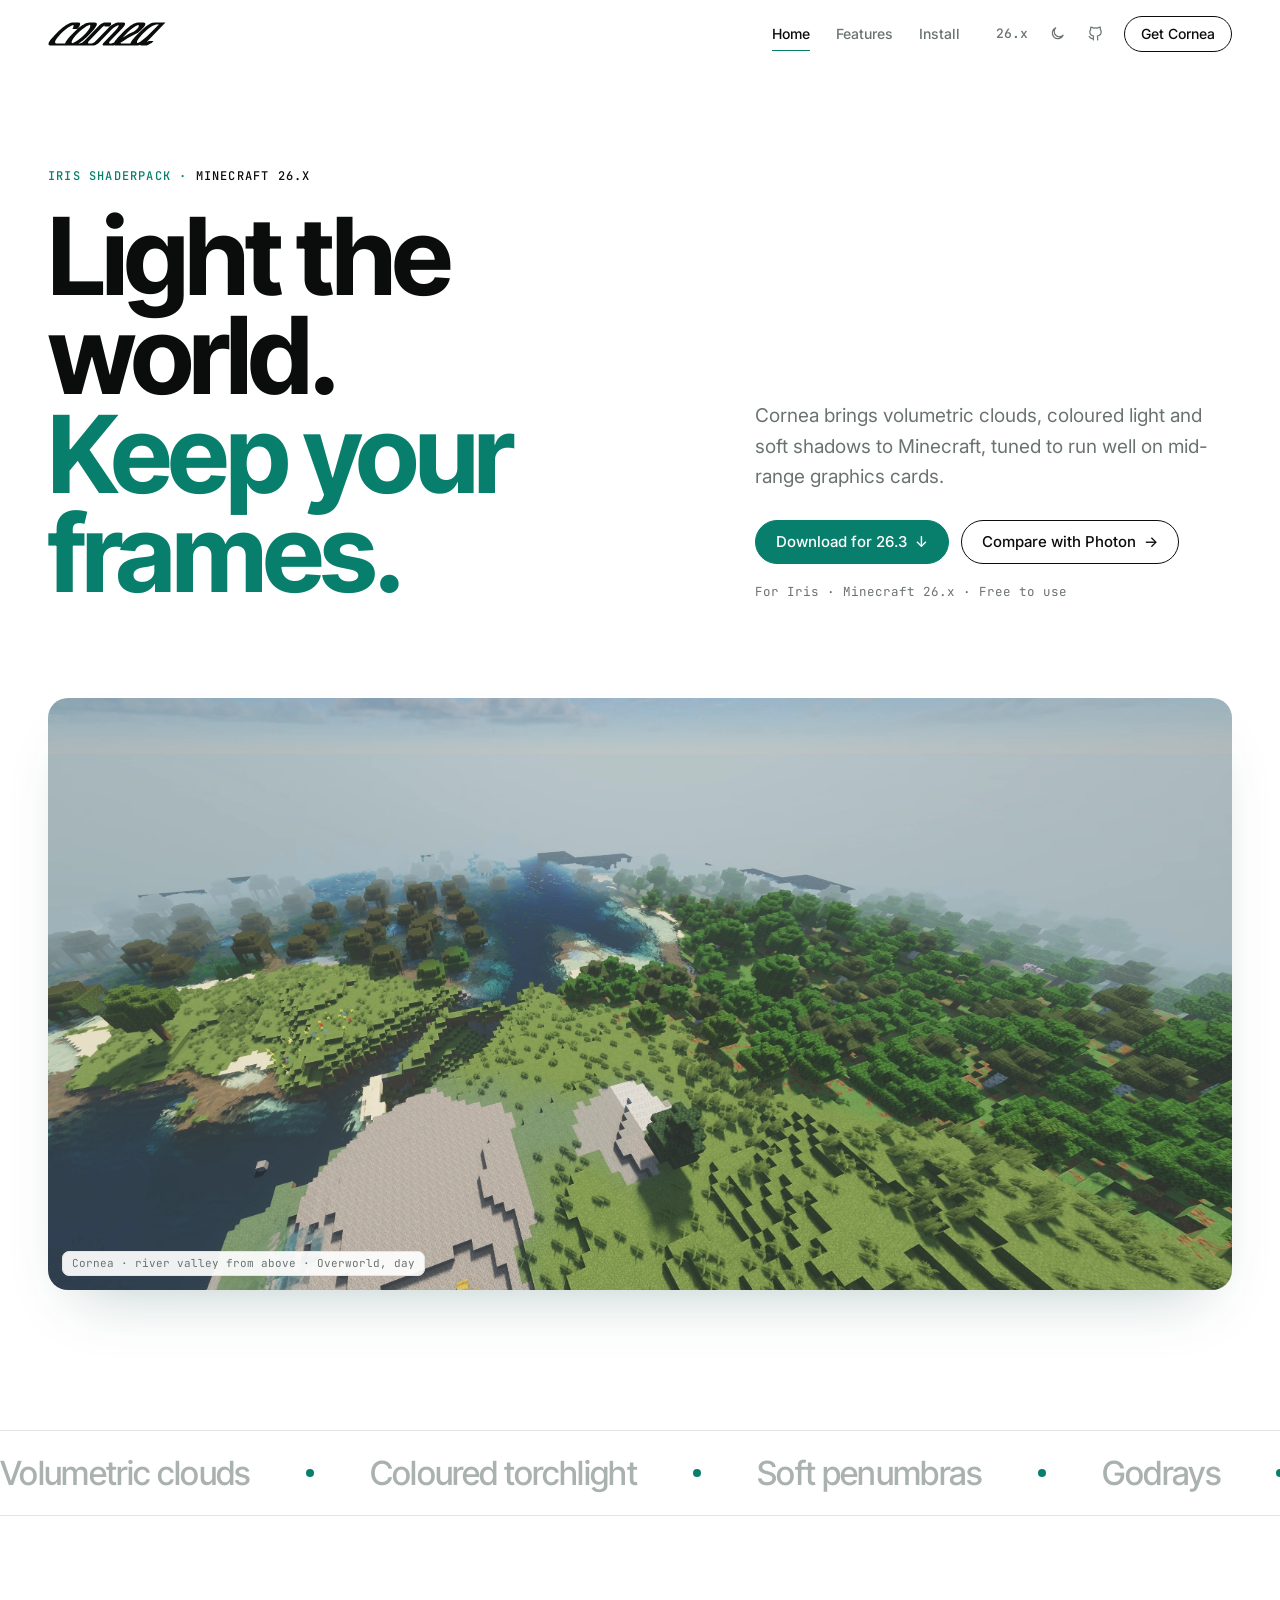
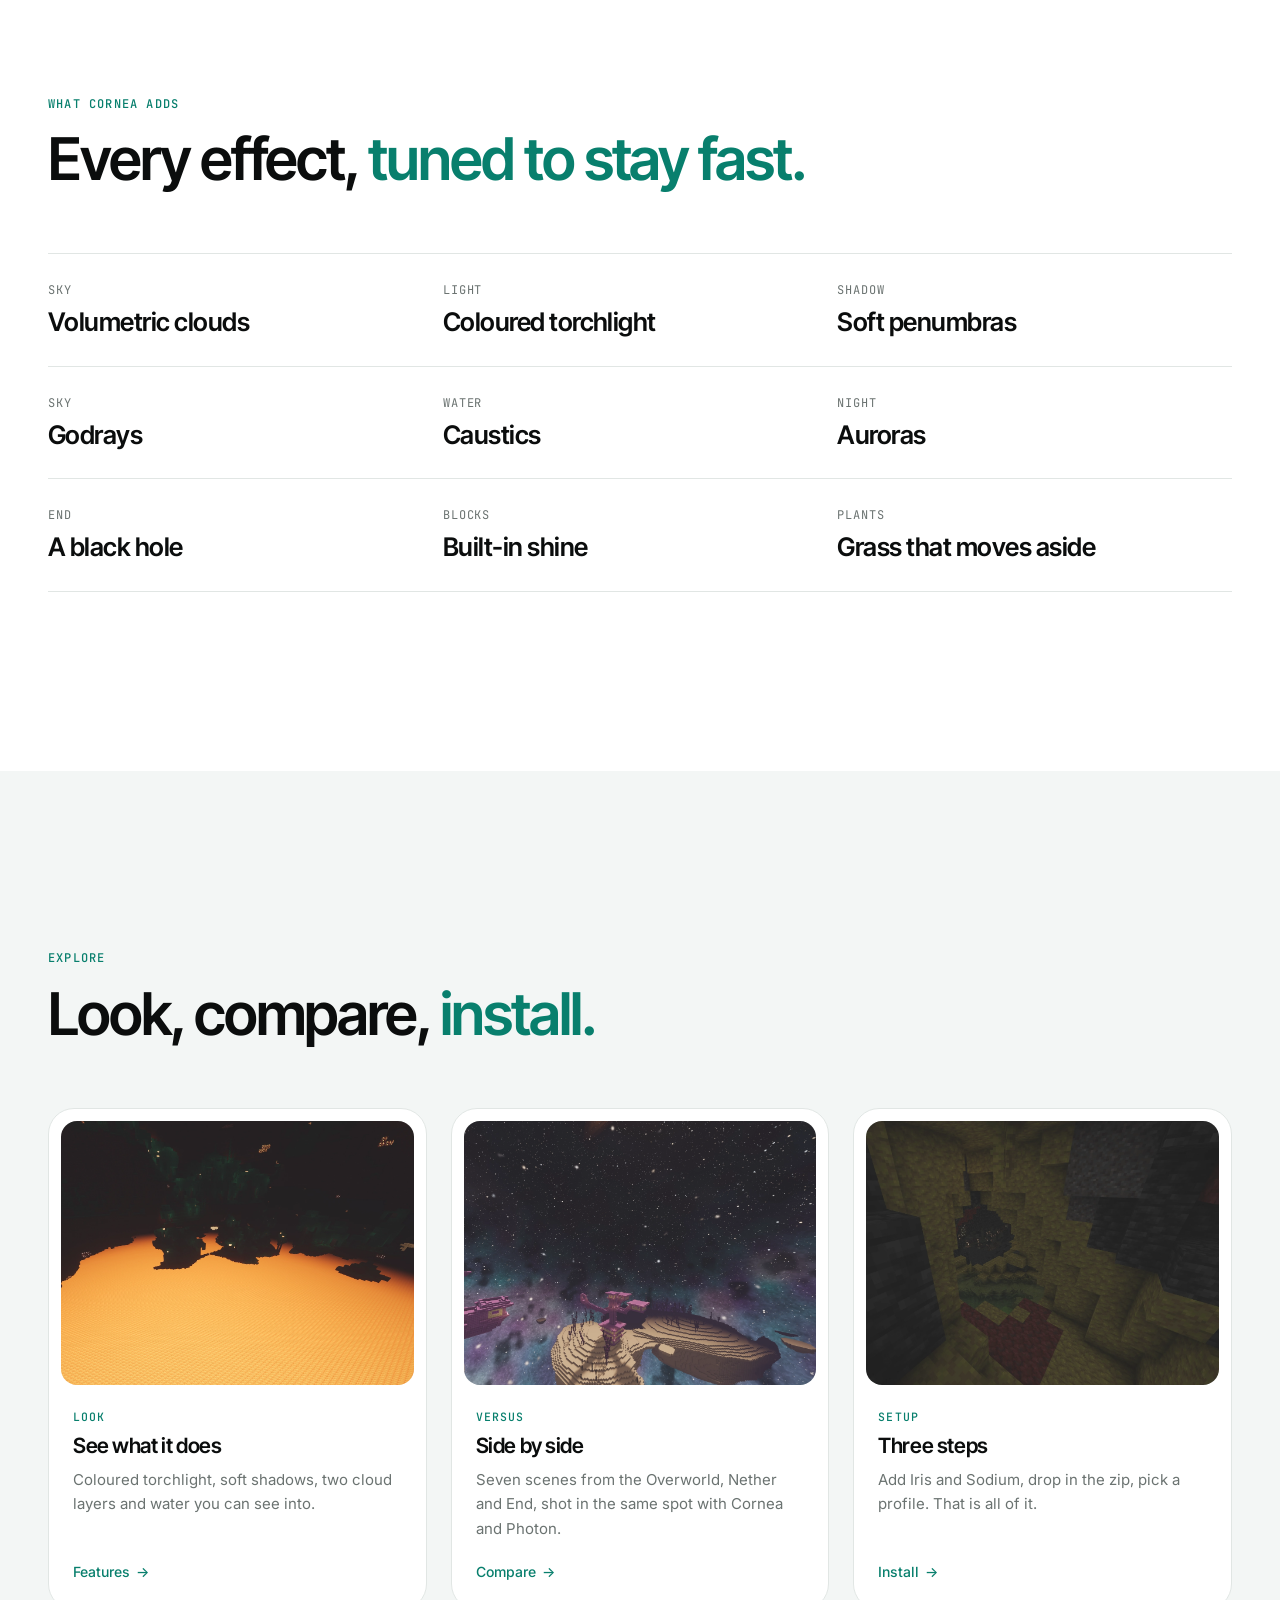
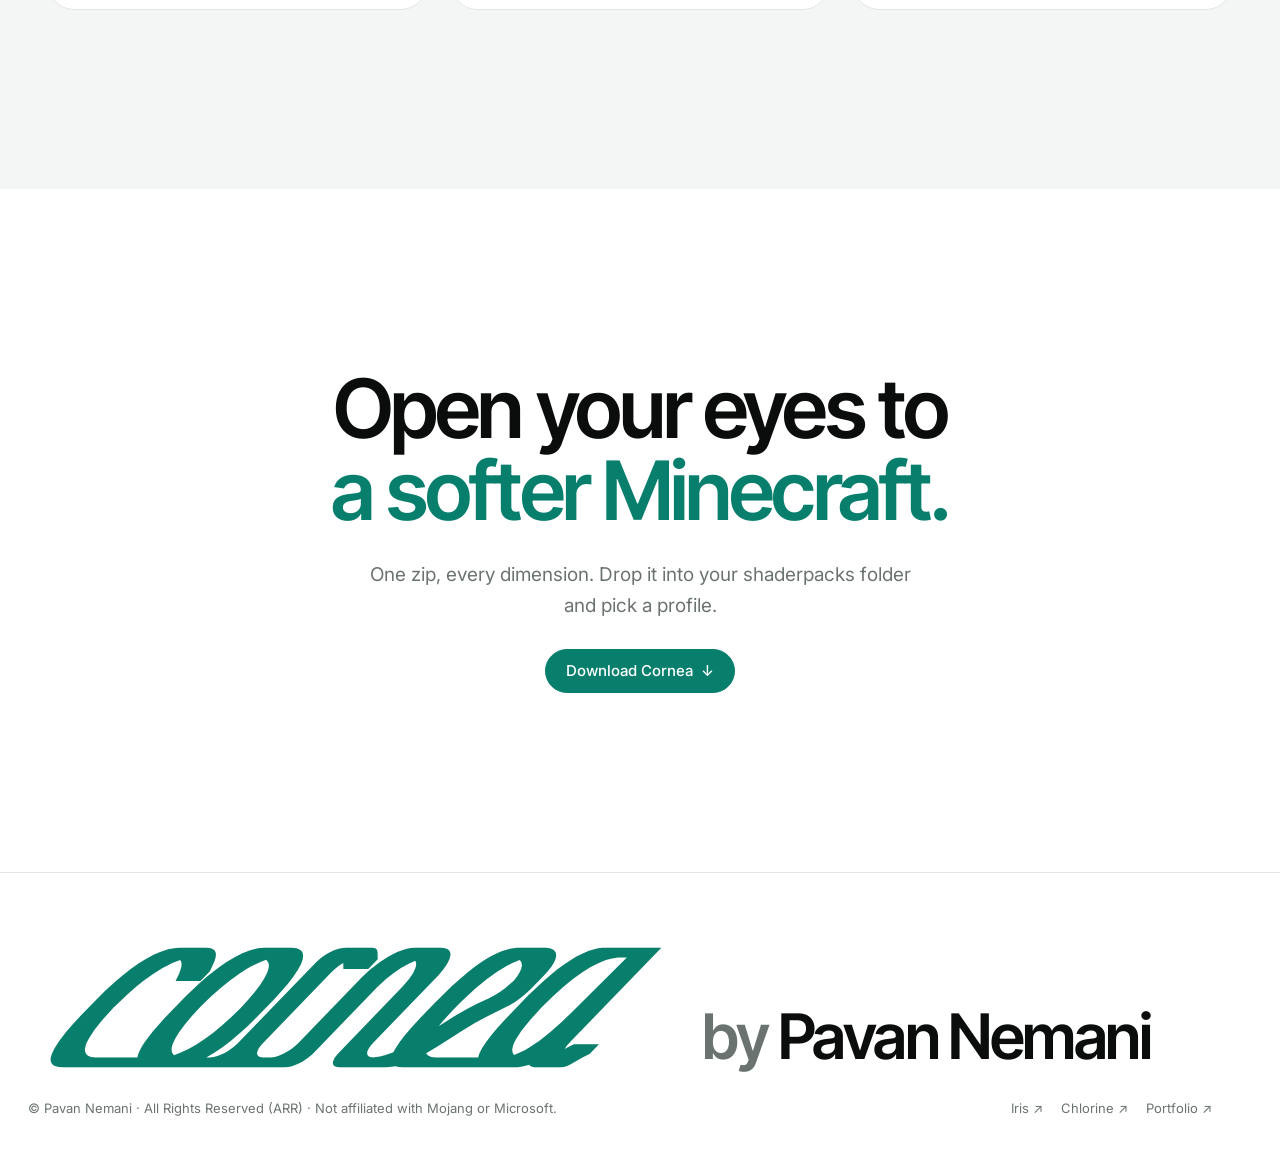
<file: index.html>
<!doctype html>
<html lang="en">
<head>
<meta charset="utf-8">
<meta name="viewport" content="width=device-width, initial-scale=1, viewport-fit=cover">
<title>Cornea Shaders</title>
<meta name="description" content="Cornea is an Iris shaderpack for Minecraft 26.x with volumetric clouds, coloured light and soft shadows, tuned to run well on mid-range graphics cards.">
<meta name="theme-color" content="#ffffff" media="(prefers-color-scheme: light)">
<meta name="theme-color" content="#0a0c0c" media="(prefers-color-scheme: dark)">
<link rel="icon" href="favicon.svg" type="image/svg+xml">
<link rel="apple-touch-icon" href="apple-touch-icon.png">
<meta property="og:type" content="website">
<meta property="og:site_name" content="Cornea">
<meta property="og:title" content="Cornea Shaders">
<meta property="og:description" content="Volumetric clouds, coloured light and soft shadows for Minecraft 26.x, tuned to run well on mid-range graphics cards.">
<meta property="og:url" content="https://ophidianp.github.io/cornea/">
<meta property="og:image" content="https://ophidianp.github.io/cornea/og.png">
<meta property="og:image:width" content="1200">
<meta property="og:image:height" content="630">
<meta name="twitter:card" content="summary_large_image">
<script>try{var t=localStorage.getItem("cornea-theme");if(t)document.documentElement.dataset.theme=t;if(!sessionStorage.getItem("cornea-pre")&&!matchMedia("(prefers-reduced-motion: reduce)").matches){document.documentElement.classList.add("preload");sessionStorage.setItem("cornea-pre","1")}}catch(e){}</script>
<link rel="preconnect" href="https://fonts.googleapis.com">
<link rel="preconnect" href="https://fonts.gstatic.com" crossorigin>
<link rel="stylesheet" href="https://fonts.googleapis.com/css2?family=Inter:wght@400;500;600&amp;family=Inter+Tight:wght@500;600;700&amp;family=JetBrains+Mono:wght@400;500&amp;display=swap">
<link rel="stylesheet" href="site.css?v=8">
<script src="site.js?v=1" defer></script>
</head>
<body>
<div class="pre" aria-hidden="true"><div class="pre-in">
  <span class="lgs " aria-hidden="true"><i class="base"></i><i class="fillp"></i></span>
  <p>Light the world.<br>Keep your frames.</p>
</div></div>

<header class="hdr" id="hdr">
  <div class="wrap">
    <a class="lgs logo" href="index.html" aria-label="Cornea, home"><i class="base"></i><i class="fillp"></i></a>
    <nav class="nav" aria-label="Main">
      <a href="index.html" class="on" aria-current="page">Home</a>
      <a href="features.html">Features</a>
      <a href="install.html">Install</a>
    </nav>
    <div class="tools">
      <span class="kbd">26.x</span>
      <button class="ib" id="theme" type="button" aria-label="Switch light or dark mode"><svg class="moon" viewBox="0 0 24 24" fill="none" stroke="currentColor" stroke-width="1.7" stroke-linecap="round" stroke-linejoin="round" aria-hidden="true"><path d="M20 14.5A8 8 0 1 1 9.5 4a6.5 6.5 0 0 0 10.5 10.5z"/></svg><svg class="sun" viewBox="0 0 24 24" fill="none" stroke="currentColor" stroke-width="1.7" stroke-linecap="round" aria-hidden="true"><circle cx="12" cy="12" r="4"/><path d="M12 2v2M12 20v2M4.9 4.9l1.4 1.4M17.7 17.7l1.4 1.4M2 12h2M20 12h2M4.9 19.1l1.4-1.4M17.7 6.3l1.4-1.4"/></svg></button>
      <a class="ib gh" href="https://github.com/ophidianp/cornea" aria-label="Cornea on GitHub"><svg viewBox="0 0 24 24" fill="none" stroke="currentColor" stroke-width="1.7" stroke-linecap="round" stroke-linejoin="round" aria-hidden="true"><path d="M9 19c-4 1.3-4-2-6-2.5m12 4.5v-3.5c0-1 .1-1.4-.5-2 2.8-.3 5.5-1.4 5.5-6a4.6 4.6 0 0 0-1.3-3.2 4.2 4.2 0 0 0-.1-3.2s-1.1-.3-3.5 1.3a12 12 0 0 0-6.2 0C6.5 2.8 5.4 3.1 5.4 3.1a4.2 4.2 0 0 0-.1 3.2A4.6 4.6 0 0 0 4 9.5c0 4.6 2.7 5.7 5.5 6-.6.6-.6 1.2-.5 2V21"/></svg></a>
      <a class="pill sm get" href="download.html">Get Cornea</a>
      <button class="ib menu-btn" id="menu-btn" type="button" aria-label="Menu" aria-expanded="false" aria-controls="menu"><svg viewBox="0 0 24 24" fill="none" stroke="currentColor" stroke-width="1.7" stroke-linecap="round" aria-hidden="true"><path d="M4 8h16M4 16h16"/></svg></button>
    </div>
  </div>
  <nav class="menu" id="menu" aria-label="Menu" hidden>
    <a href="index.html" aria-current="page">Home</a>
    <a href="features.html">Features</a>
    <a href="install.html">Install</a>
    <a class="pill acc" href="download.html">Get Cornea <span class="ar">→</span></a>
  </nav>
</header>

<main>
<section class="hero duo">
<div class="wrap">
<div class="hero-grid">
<div><div class="eyebrow in">Iris shaderpack · <b>Minecraft 26.x</b></div>
<h1 class="in d1">Light the world.<br><em>Keep your frames.</em></h1></div>
<div class="hero-side">
<p class="lede in d2">Cornea brings volumetric clouds, coloured light and soft shadows to Minecraft, tuned to run well on mid-range graphics cards.</p>
<div class="cta in d3"><a class="pill acc" href="download.html">Download for 26.3 <span class="ar">↓</span></a><a class="pill" href="features.html#compare">Compare with Photon <span class="ar">→</span></a></div>
<p class="fine in d3">For Iris · Minecraft 26.x · Free to use</p>
</div>
</div>
<figure class="ph img stage zoom"><img class="par" src="img/cmp-2-cornea.webp" alt="Cornea, a river valley seen from high above" width="1606" height="903" fetchpriority="high"><figcaption class="tag">Cornea · river valley from above · Overworld, day</figcaption></figure></div>
</section>
<div class="marq" aria-hidden="true"><div class="track"><span>Volumetric clouds</span><span>Coloured torchlight</span><span>Soft penumbras</span><span>Godrays</span><span>Caustics</span><span>Auroras</span><span>A black hole</span><span>Built-in shine</span><span>Grass that moves aside</span><span>Volumetric clouds</span><span>Coloured torchlight</span><span>Soft penumbras</span><span>Godrays</span><span>Caustics</span><span>Auroras</span><span>A black hole</span><span>Built-in shine</span><span>Grass that moves aside</span></div></div>
<section class="blk">
<div class="wrap">
<div class="blk-head">
<div><div class="eyebrow rv">What Cornea adds</div><h2 class="rv d1">Every effect, <em>tuned to stay fast.</em></h2></div>
</div>
<dl class="specgrid rv">
<div><dt>Sky</dt><dd>Volumetric clouds</dd></div>
<div><dt>Light</dt><dd>Coloured torchlight</dd></div>
<div><dt>Shadow</dt><dd>Soft penumbras</dd></div>
<div><dt>Sky</dt><dd>Godrays</dd></div>
<div><dt>Water</dt><dd>Caustics</dd></div>
<div><dt>Night</dt><dd>Auroras</dd></div>
<div><dt>End</dt><dd>A black hole</dd></div>
<div><dt>Blocks</dt><dd>Built-in shine</dd></div>
<div><dt>Plants</dt><dd>Grass that moves aside</dd></div>
</dl>
</div>
</section>
<section class="blk alt">
<div class="wrap">
<div class="blk-head">
<div><div class="eyebrow rv">Explore</div><h2 class="rv d1">Look, compare, <em>install.</em></h2></div>
</div>
<div class="cards">
<article class="card rv link"><div class="ph img"><img src="img/cmp-5-cornea.webp" alt="Cornea, a warped forest on the shore of a lava sea" loading="lazy"></div><div class="body"><div class="eyebrow">Look</div><h3>See what it does</h3><p>Coloured torchlight, soft shadows, two cloud layers and water you can see into.</p><a class="more" href="features.html">Features <span class="ar">→</span></a></div></article>
<article class="card rv d1 link"><div class="ph img"><img src="img/cmp-7-cornea.webp" alt="Cornea, an End city and End ship" loading="lazy"></div><div class="body"><div class="eyebrow">Versus</div><h3>Side by side</h3><p>Seven scenes from the Overworld, Nether and End, shot in the same spot with Cornea and Photon.</p><a class="more" href="features.html#compare">Compare <span class="ar">→</span></a></div></article>
<article class="card rv d2 link"><div class="ph img"><img src="img/cmp-1-cornea.webp" alt="Cornea, a cave mouth" loading="lazy"></div><div class="body"><div class="eyebrow">Setup</div><h3>Three steps</h3><p>Add Iris and Sodium, drop in the zip, pick a profile. That is all of it.</p><a class="more" href="install.html">Install <span class="ar">→</span></a></div></article>
</div>
</div>
</section>
<section class="blk close-blk">
<div class="wrap close">
<h2 class="rv d1">Open your eyes to <em>a softer Minecraft.</em></h2>
<p class="lede rv d2">One zip, every dimension. Drop it into your shaderpacks folder and pick a profile.</p>
<div class="cta rv d2"><a class="pill acc" href="download.html">Download Cornea <span class="ar">↓</span></a></div>
</div>
</section>
</main>

<footer>
  <div class="wrap foot-logo"><span class="lgs " role="img" aria-label="Cornea"><i class="base"></i><i class="fillp"></i></span><p class="foot-by">by <a href="https://ophidianp.github.io/">Pavan Nemani</a></p></div>
  <div class="wrap fine"><span>&copy; Pavan Nemani · All Rights Reserved (ARR) · Not affiliated with Mojang or Microsoft.</span><span class="links"><a href="https://modrinth.com/mod/iris">Iris ↗</a> <a href="https://ophidianp.github.io/chlorine">Chlorine ↗</a> <a href="https://ophidianp.github.io/">Portfolio ↗</a></span></div>
</footer>
</body>
</html>
</file>
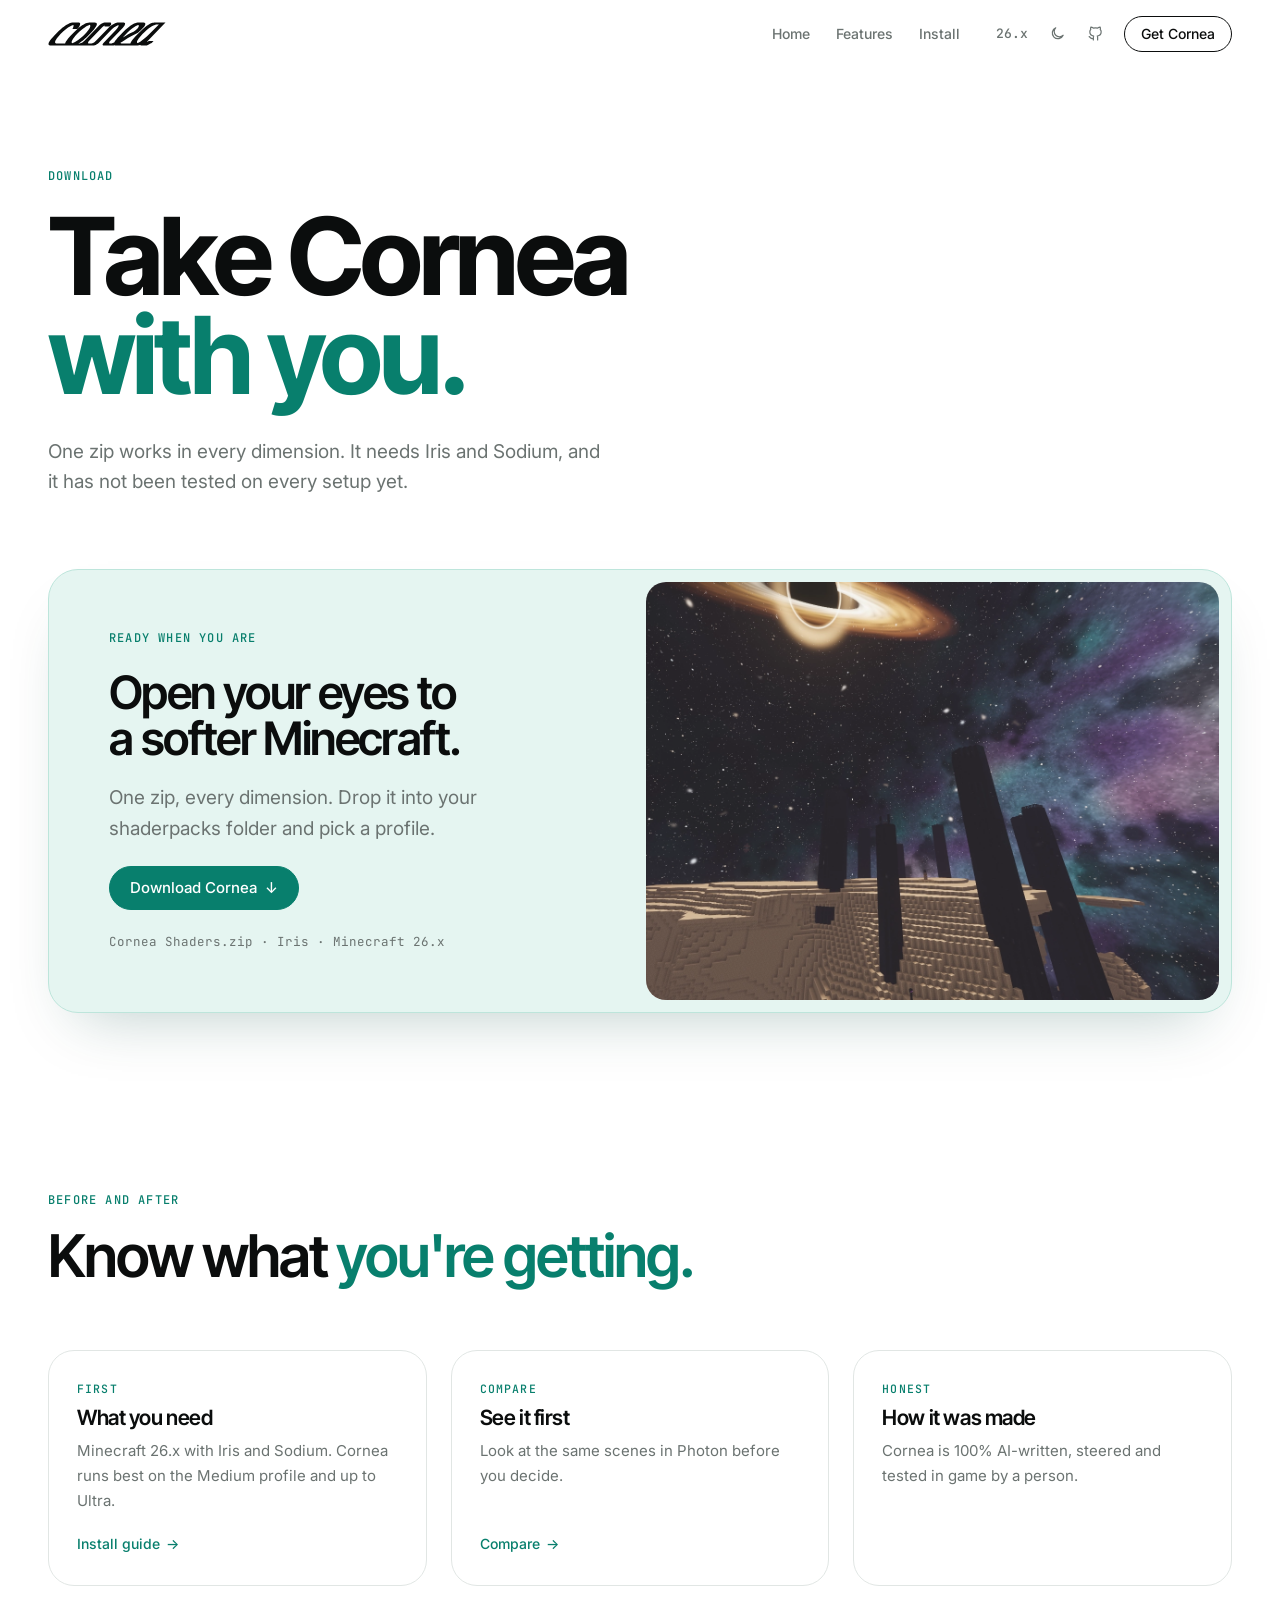
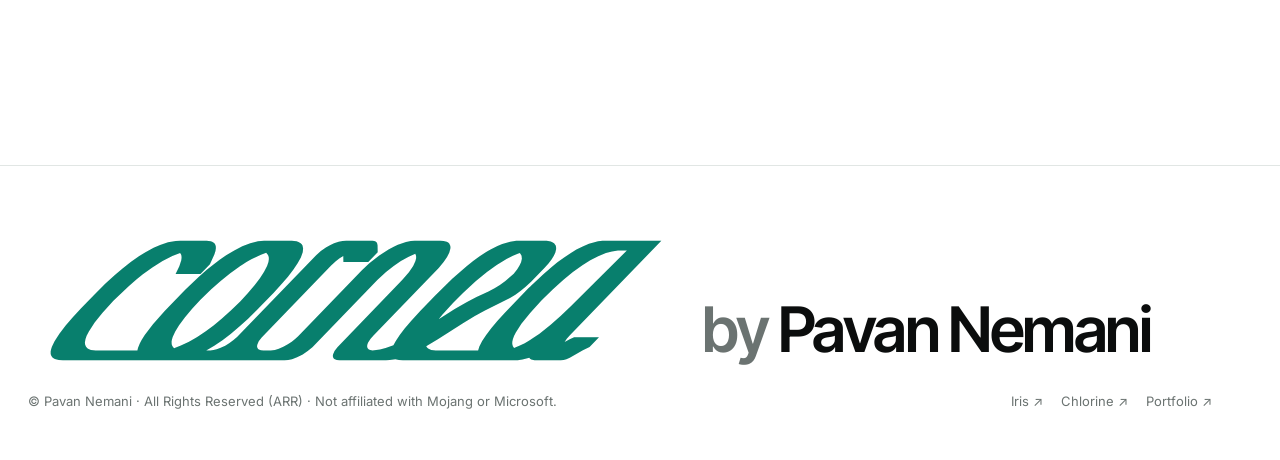
<file: download.html>
<!doctype html>
<html lang="en">
<head>
<meta charset="utf-8">
<meta name="viewport" content="width=device-width, initial-scale=1, viewport-fit=cover">
<title>Download · Cornea Shaders</title>
<meta name="description" content="Cornea is an Iris shaderpack for Minecraft 26.x with volumetric clouds, coloured light and soft shadows, tuned to run well on mid-range graphics cards.">
<meta name="theme-color" content="#ffffff" media="(prefers-color-scheme: light)">
<meta name="theme-color" content="#0a0c0c" media="(prefers-color-scheme: dark)">
<link rel="icon" href="favicon.svg" type="image/svg+xml">
<link rel="apple-touch-icon" href="apple-touch-icon.png">
<meta property="og:type" content="website">
<meta property="og:site_name" content="Cornea">
<meta property="og:title" content="Download · Cornea Shaders">
<meta property="og:description" content="Volumetric clouds, coloured light and soft shadows for Minecraft 26.x, tuned to run well on mid-range graphics cards.">
<meta property="og:url" content="https://ophidianp.github.io/cornea/download.html">
<meta property="og:image" content="https://ophidianp.github.io/cornea/og.png">
<meta property="og:image:width" content="1200">
<meta property="og:image:height" content="630">
<meta name="twitter:card" content="summary_large_image">
<script>try{var t=localStorage.getItem("cornea-theme");if(t)document.documentElement.dataset.theme=t;if(!sessionStorage.getItem("cornea-pre")&&!matchMedia("(prefers-reduced-motion: reduce)").matches){document.documentElement.classList.add("preload");sessionStorage.setItem("cornea-pre","1")}}catch(e){}</script>
<link rel="preconnect" href="https://fonts.googleapis.com">
<link rel="preconnect" href="https://fonts.gstatic.com" crossorigin>
<link rel="stylesheet" href="https://fonts.googleapis.com/css2?family=Inter:wght@400;500;600&amp;family=Inter+Tight:wght@500;600;700&amp;family=JetBrains+Mono:wght@400;500&amp;display=swap">
<link rel="stylesheet" href="site.css?v=8">
<script src="site.js?v=1" defer></script>
</head>
<body>
<div class="pre" aria-hidden="true"><div class="pre-in">
  <span class="lgs " aria-hidden="true"><i class="base"></i><i class="fillp"></i></span>
  <p>Light the world.<br>Keep your frames.</p>
</div></div>

<header class="hdr" id="hdr">
  <div class="wrap">
    <a class="lgs logo" href="index.html" aria-label="Cornea, home"><i class="base"></i><i class="fillp"></i></a>
    <nav class="nav" aria-label="Main">
      <a href="index.html">Home</a>
      <a href="features.html">Features</a>
      <a href="install.html">Install</a>
    </nav>
    <div class="tools">
      <span class="kbd">26.x</span>
      <button class="ib" id="theme" type="button" aria-label="Switch light or dark mode"><svg class="moon" viewBox="0 0 24 24" fill="none" stroke="currentColor" stroke-width="1.7" stroke-linecap="round" stroke-linejoin="round" aria-hidden="true"><path d="M20 14.5A8 8 0 1 1 9.5 4a6.5 6.5 0 0 0 10.5 10.5z"/></svg><svg class="sun" viewBox="0 0 24 24" fill="none" stroke="currentColor" stroke-width="1.7" stroke-linecap="round" aria-hidden="true"><circle cx="12" cy="12" r="4"/><path d="M12 2v2M12 20v2M4.9 4.9l1.4 1.4M17.7 17.7l1.4 1.4M2 12h2M20 12h2M4.9 19.1l1.4-1.4M17.7 6.3l1.4-1.4"/></svg></button>
      <a class="ib gh" href="https://github.com/ophidianp/cornea" aria-label="Cornea on GitHub"><svg viewBox="0 0 24 24" fill="none" stroke="currentColor" stroke-width="1.7" stroke-linecap="round" stroke-linejoin="round" aria-hidden="true"><path d="M9 19c-4 1.3-4-2-6-2.5m12 4.5v-3.5c0-1 .1-1.4-.5-2 2.8-.3 5.5-1.4 5.5-6a4.6 4.6 0 0 0-1.3-3.2 4.2 4.2 0 0 0-.1-3.2s-1.1-.3-3.5 1.3a12 12 0 0 0-6.2 0C6.5 2.8 5.4 3.1 5.4 3.1a4.2 4.2 0 0 0-.1 3.2A4.6 4.6 0 0 0 4 9.5c0 4.6 2.7 5.7 5.5 6-.6.6-.6 1.2-.5 2V21"/></svg></a>
      <a class="pill sm get" href="download.html">Get Cornea</a>
      <button class="ib menu-btn" id="menu-btn" type="button" aria-label="Menu" aria-expanded="false" aria-controls="menu"><svg viewBox="0 0 24 24" fill="none" stroke="currentColor" stroke-width="1.7" stroke-linecap="round" aria-hidden="true"><path d="M4 8h16M4 16h16"/></svg></button>
    </div>
  </div>
  <nav class="menu" id="menu" aria-label="Menu" hidden>
    <a href="index.html">Home</a>
    <a href="features.html">Features</a>
    <a href="install.html">Install</a>
    <a class="pill acc" href="download.html">Get Cornea <span class="ar">→</span></a>
  </nav>
</header>

<main>
<section class="hero">
<div class="wrap">
<div class="eyebrow in">Download</div>
<h1 class="in d1">Take Cornea <em>with you.</em></h1>
<p class="lede in d2">One zip works in every dimension. It needs Iris and Sodium, and it has not been tested on every setup yet.</p>
</div>
</section>
<section class="blk tight" id="download">
<div class="wrap">
<div class="dl-card rv">
  <div class="dl-text">
    <div class="eyebrow">Ready when you are</div>
    <h2 id="download-title">Open your eyes to a softer Minecraft.</h2>
    <p class="lede">One zip, every dimension. Drop it into your shaderpacks folder and pick a profile.</p>
    <div class="cta"><a class="pill acc" href="downloads/Cornea-Shaders.zip" download>Download Cornea <span class="ar">↓</span></a></div>
    <p class="fine">Cornea Shaders.zip · Iris · Minecraft 26.x</p>
  </div>
  <div class="ph img dl-shot"><img src="img/cmp-6-cornea.webp" alt="Cornea, the main End island and its pillars" loading="lazy"></div>
</div>
</div>
</section>
<section class="blk">
<div class="wrap">
<div class="blk-head">
<div><div class="eyebrow rv">Before and after</div><h2 class="rv d1">Know what <em>you're getting.</em></h2></div>
</div>
<div class="cards">
<article class="card rv link txt"><div class="body"><div class="eyebrow">First</div><h3>What you need</h3><p>Minecraft 26.x with Iris and Sodium. Cornea runs best on the Medium profile and up to Ultra.</p><a class="more" href="install.html">Install guide <span class="ar">→</span></a></div></article>
<article class="card rv d1 link txt"><div class="body"><div class="eyebrow">Compare</div><h3>See it first</h3><p>Look at the same scenes in Photon before you decide.</p><a class="more" href="features.html#compare">Compare <span class="ar">→</span></a></div></article>
<article class="card rv d2 txt"><div class="body"><div class="eyebrow">Honest</div><h3>How it was made</h3><p>Cornea is 100% AI-written, steered and tested in game by a person.</p></div></article>
</div>
</div>
</section>
</main>

<footer>
  <div class="wrap foot-logo"><span class="lgs " role="img" aria-label="Cornea"><i class="base"></i><i class="fillp"></i></span><p class="foot-by">by <a href="https://ophidianp.github.io/">Pavan Nemani</a></p></div>
  <div class="wrap fine"><span>&copy; Pavan Nemani · All Rights Reserved (ARR) · Not affiliated with Mojang or Microsoft.</span><span class="links"><a href="https://modrinth.com/mod/iris">Iris ↗</a> <a href="https://ophidianp.github.io/chlorine">Chlorine ↗</a> <a href="https://ophidianp.github.io/">Portfolio ↗</a></span></div>
</footer>
</body>
</html>
</file>
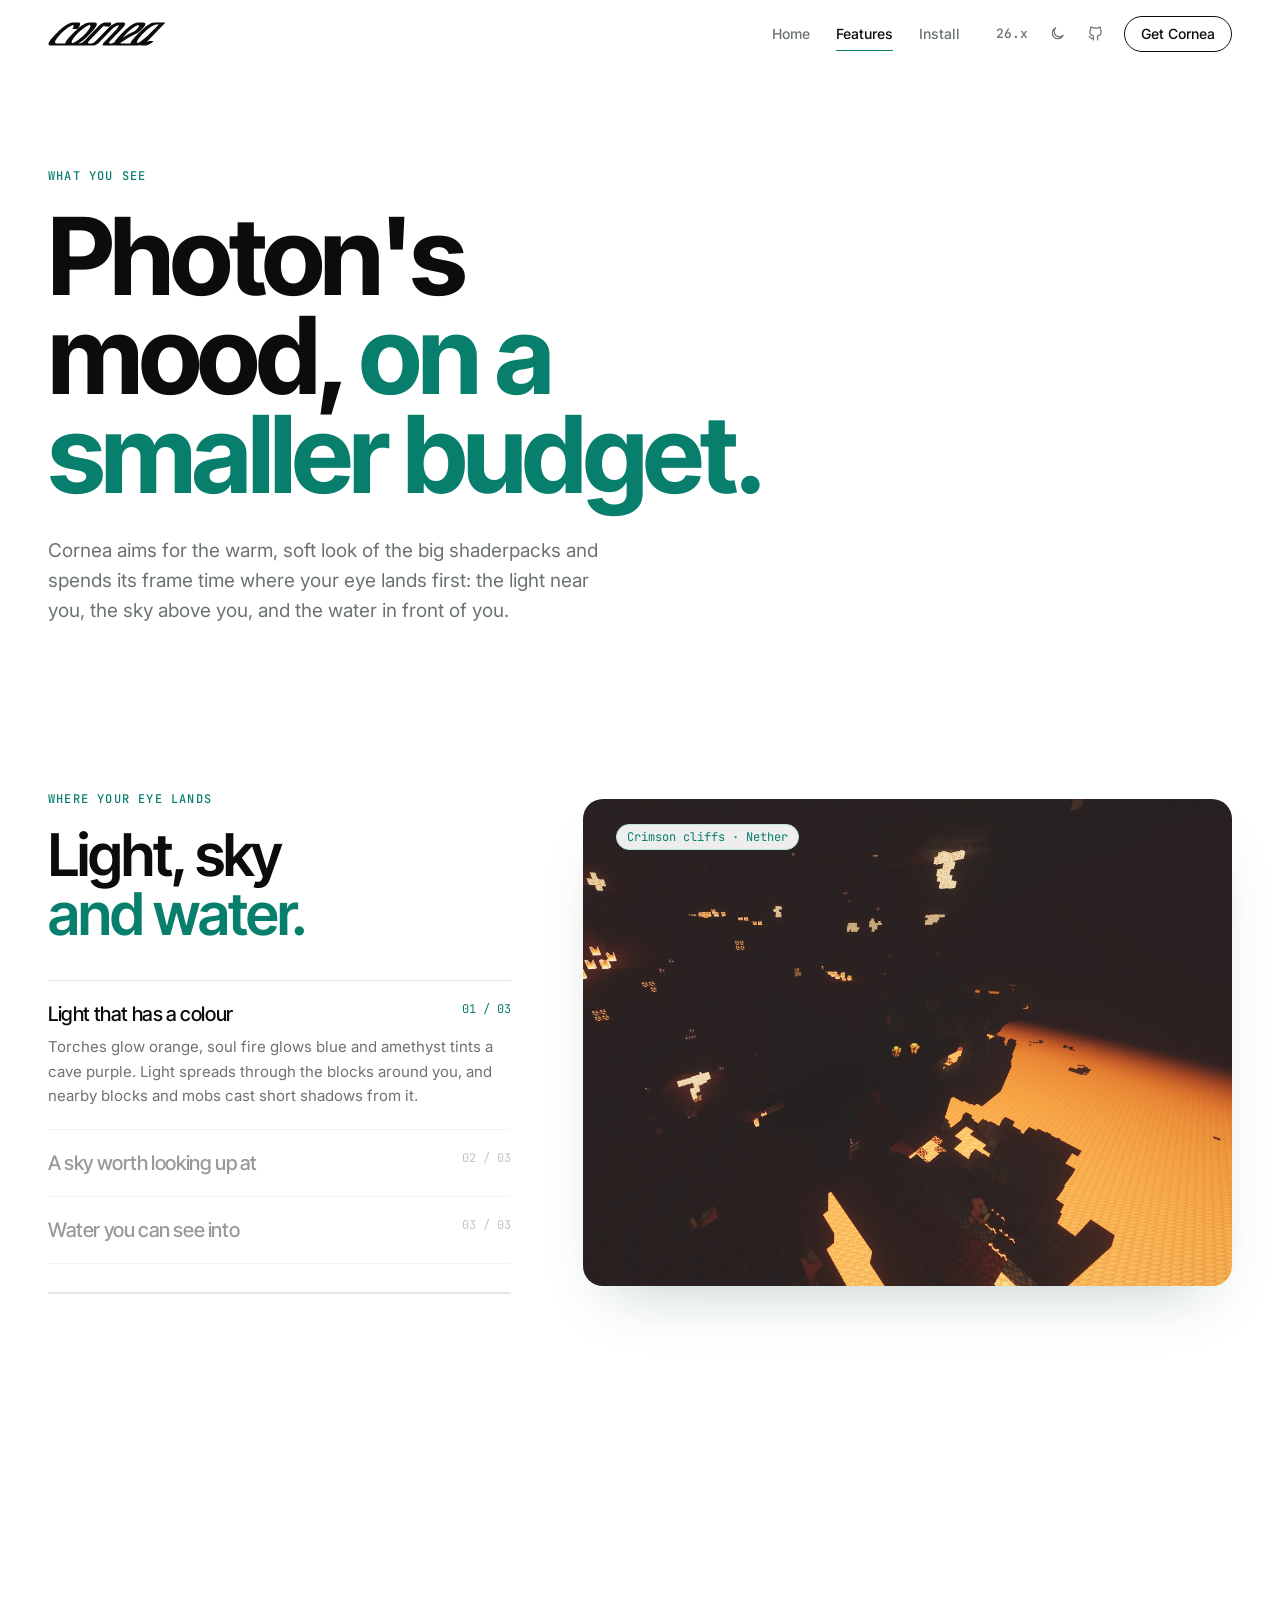
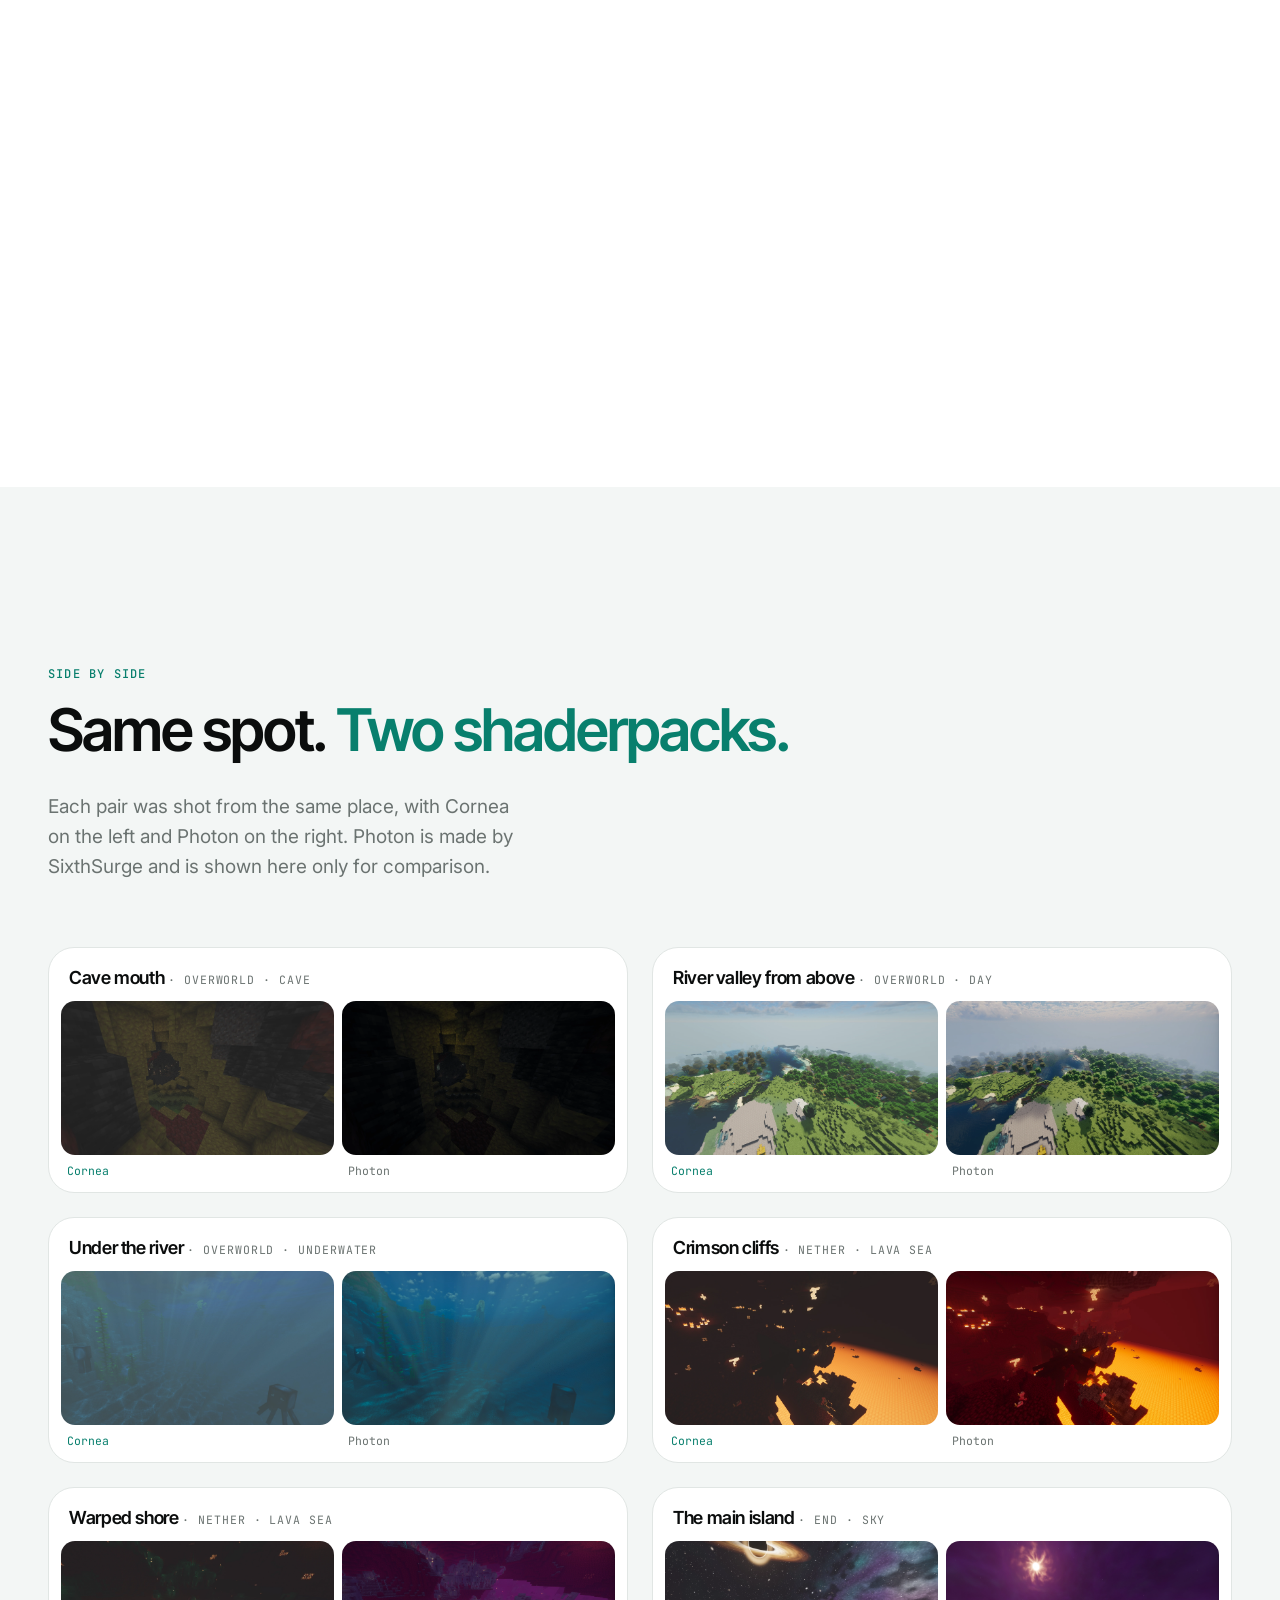
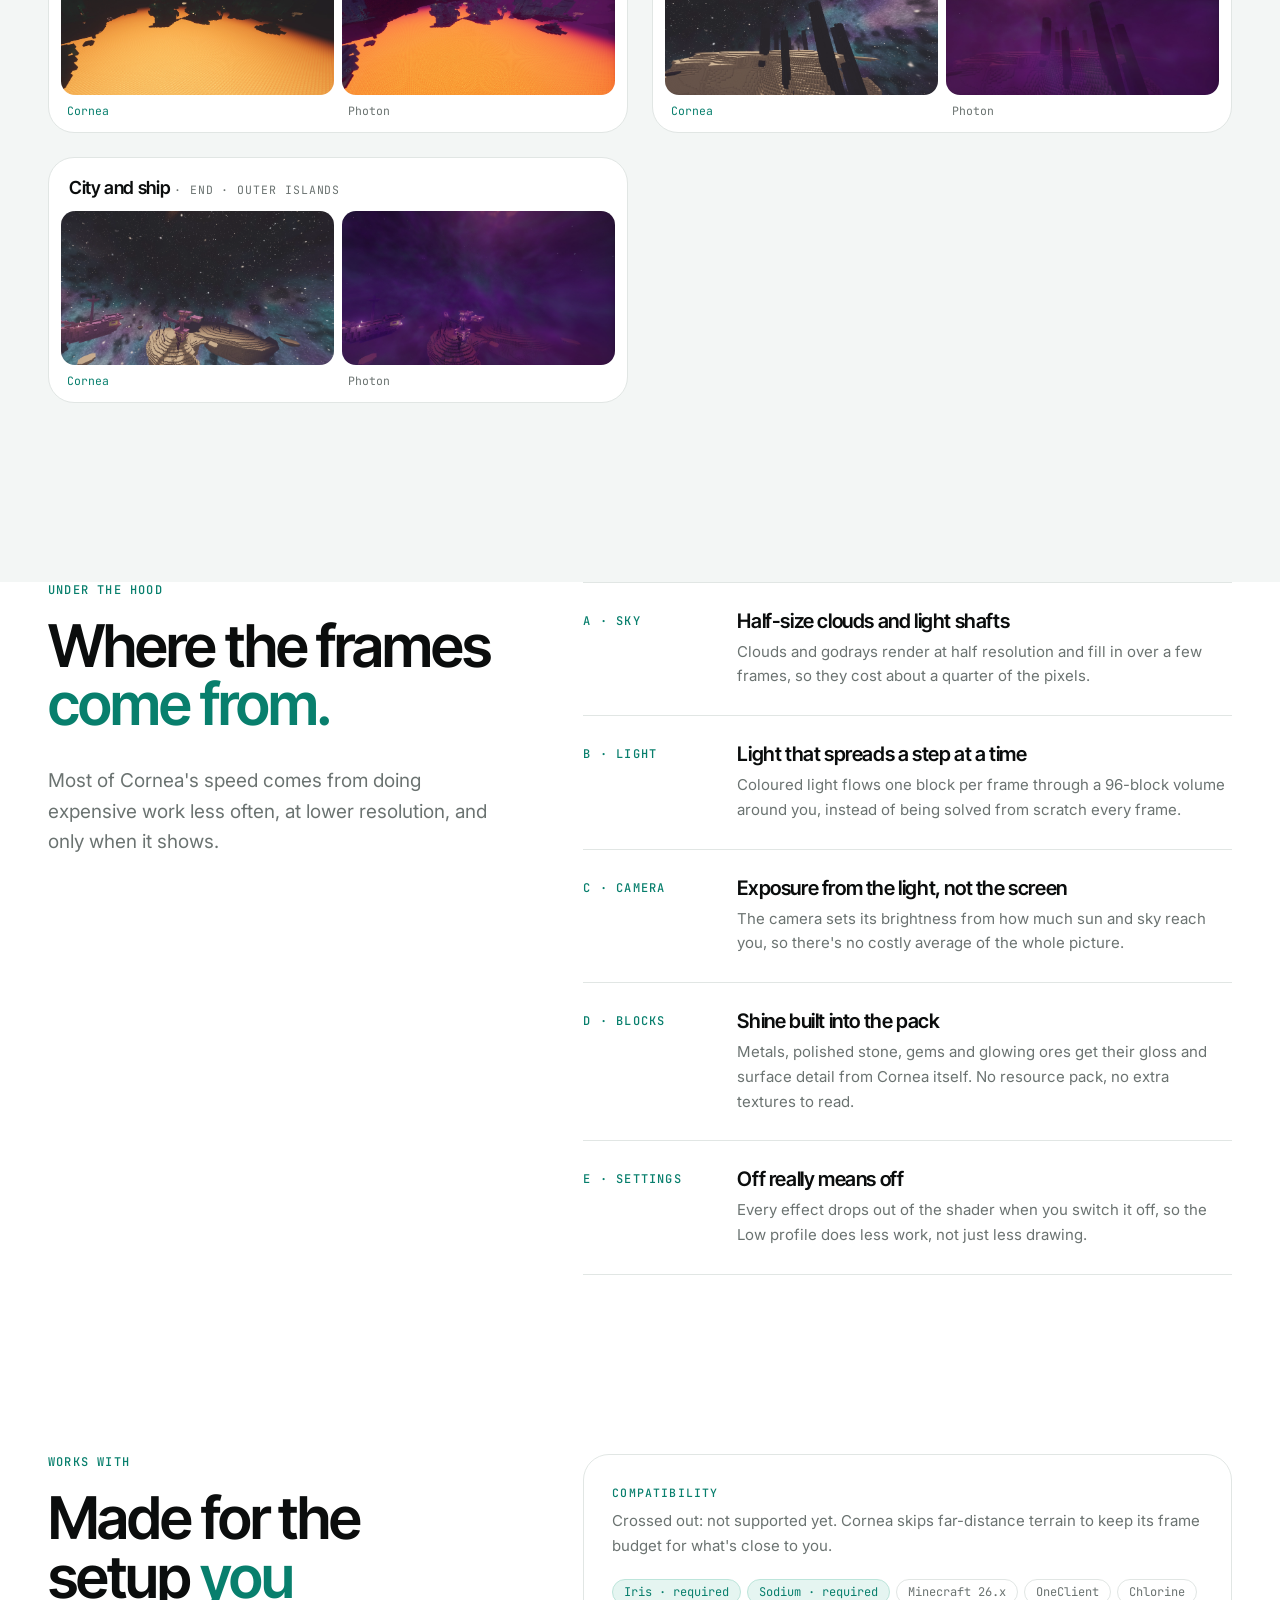
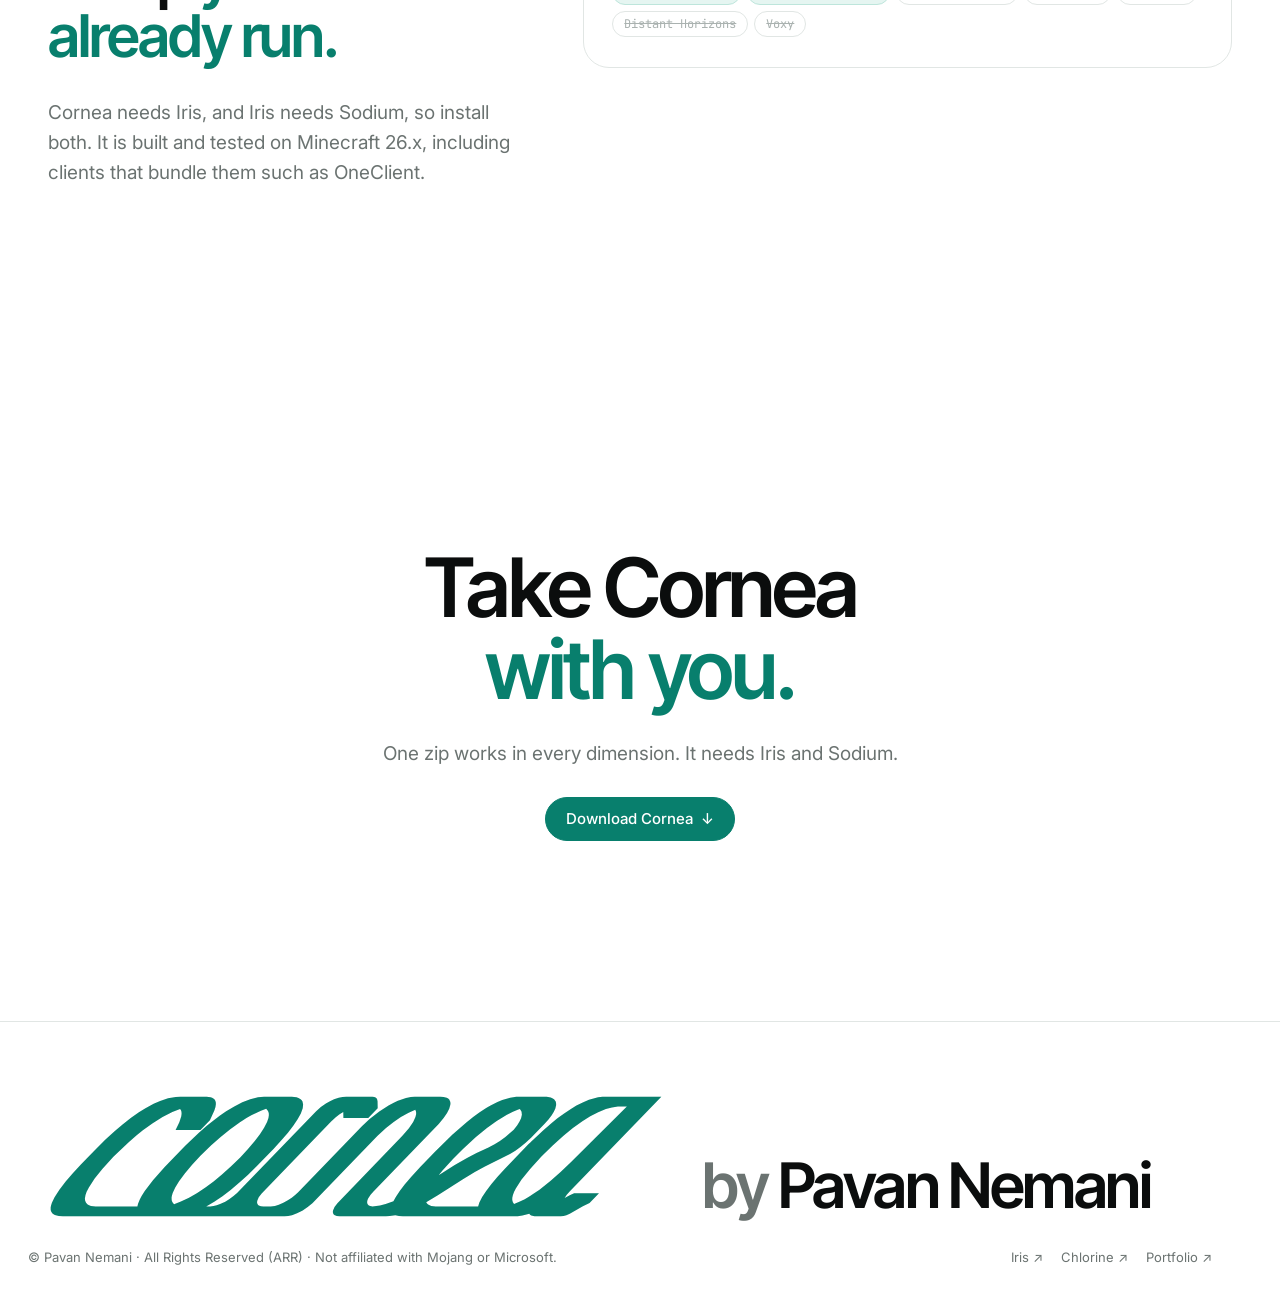
<file: features.html>
<!doctype html>
<html lang="en">
<head>
<meta charset="utf-8">
<meta name="viewport" content="width=device-width, initial-scale=1, viewport-fit=cover">
<title>Features · Cornea Shaders</title>
<meta name="description" content="Cornea is an Iris shaderpack for Minecraft 26.x with volumetric clouds, coloured light and soft shadows, tuned to run well on mid-range graphics cards.">
<meta name="theme-color" content="#ffffff" media="(prefers-color-scheme: light)">
<meta name="theme-color" content="#0a0c0c" media="(prefers-color-scheme: dark)">
<link rel="icon" href="favicon.svg" type="image/svg+xml">
<link rel="apple-touch-icon" href="apple-touch-icon.png">
<meta property="og:type" content="website">
<meta property="og:site_name" content="Cornea">
<meta property="og:title" content="Features · Cornea Shaders">
<meta property="og:description" content="Volumetric clouds, coloured light and soft shadows for Minecraft 26.x, tuned to run well on mid-range graphics cards.">
<meta property="og:url" content="https://ophidianp.github.io/cornea/features.html">
<meta property="og:image" content="https://ophidianp.github.io/cornea/og.png">
<meta property="og:image:width" content="1200">
<meta property="og:image:height" content="630">
<meta name="twitter:card" content="summary_large_image">
<script>try{var t=localStorage.getItem("cornea-theme");if(t)document.documentElement.dataset.theme=t;if(!sessionStorage.getItem("cornea-pre")&&!matchMedia("(prefers-reduced-motion: reduce)").matches){document.documentElement.classList.add("preload");sessionStorage.setItem("cornea-pre","1")}}catch(e){}</script>
<link rel="preconnect" href="https://fonts.googleapis.com">
<link rel="preconnect" href="https://fonts.gstatic.com" crossorigin>
<link rel="stylesheet" href="https://fonts.googleapis.com/css2?family=Inter:wght@400;500;600&amp;family=Inter+Tight:wght@500;600;700&amp;family=JetBrains+Mono:wght@400;500&amp;display=swap">
<link rel="stylesheet" href="site.css?v=8">
<script src="site.js?v=1" defer></script>
</head>
<body>
<div class="pre" aria-hidden="true"><div class="pre-in">
  <span class="lgs " aria-hidden="true"><i class="base"></i><i class="fillp"></i></span>
  <p>Light the world.<br>Keep your frames.</p>
</div></div>

<header class="hdr" id="hdr">
  <div class="wrap">
    <a class="lgs logo" href="index.html" aria-label="Cornea, home"><i class="base"></i><i class="fillp"></i></a>
    <nav class="nav" aria-label="Main">
      <a href="index.html">Home</a>
      <a href="features.html" class="on" aria-current="page">Features</a>
      <a href="install.html">Install</a>
    </nav>
    <div class="tools">
      <span class="kbd">26.x</span>
      <button class="ib" id="theme" type="button" aria-label="Switch light or dark mode"><svg class="moon" viewBox="0 0 24 24" fill="none" stroke="currentColor" stroke-width="1.7" stroke-linecap="round" stroke-linejoin="round" aria-hidden="true"><path d="M20 14.5A8 8 0 1 1 9.5 4a6.5 6.5 0 0 0 10.5 10.5z"/></svg><svg class="sun" viewBox="0 0 24 24" fill="none" stroke="currentColor" stroke-width="1.7" stroke-linecap="round" aria-hidden="true"><circle cx="12" cy="12" r="4"/><path d="M12 2v2M12 20v2M4.9 4.9l1.4 1.4M17.7 17.7l1.4 1.4M2 12h2M20 12h2M4.9 19.1l1.4-1.4M17.7 6.3l1.4-1.4"/></svg></button>
      <a class="ib gh" href="https://github.com/ophidianp/cornea" aria-label="Cornea on GitHub"><svg viewBox="0 0 24 24" fill="none" stroke="currentColor" stroke-width="1.7" stroke-linecap="round" stroke-linejoin="round" aria-hidden="true"><path d="M9 19c-4 1.3-4-2-6-2.5m12 4.5v-3.5c0-1 .1-1.4-.5-2 2.8-.3 5.5-1.4 5.5-6a4.6 4.6 0 0 0-1.3-3.2 4.2 4.2 0 0 0-.1-3.2s-1.1-.3-3.5 1.3a12 12 0 0 0-6.2 0C6.5 2.8 5.4 3.1 5.4 3.1a4.2 4.2 0 0 0-.1 3.2A4.6 4.6 0 0 0 4 9.5c0 4.6 2.7 5.7 5.5 6-.6.6-.6 1.2-.5 2V21"/></svg></a>
      <a class="pill sm get" href="download.html">Get Cornea</a>
      <button class="ib menu-btn" id="menu-btn" type="button" aria-label="Menu" aria-expanded="false" aria-controls="menu"><svg viewBox="0 0 24 24" fill="none" stroke="currentColor" stroke-width="1.7" stroke-linecap="round" aria-hidden="true"><path d="M4 8h16M4 16h16"/></svg></button>
    </div>
  </div>
  <nav class="menu" id="menu" aria-label="Menu" hidden>
    <a href="index.html">Home</a>
    <a href="features.html" aria-current="page">Features</a>
    <a href="install.html">Install</a>
    <a class="pill acc" href="download.html">Get Cornea <span class="ar">→</span></a>
  </nav>
</header>

<main>
<section class="hero">
<div class="wrap">
<div class="eyebrow in">What you see</div>
<h1 class="in d1">Photon's mood, <em>on a smaller budget.</em></h1>
<p class="lede in d2">Cornea aims for the warm, soft look of the big shaderpacks and spends its frame time where your eye lands first: the light near you, the sky above you, and the water in front of you.</p>
</div>
</section>
<section class="tear" style="--n:3" id="features">
<div class="pin"><div class="wrap grid">
<div>
<div class="eyebrow">Where your eye lands</div>
<h2 style="margin-top:18px">Light, sky <em>and water.</em></h2>
<ol class="steps">
<li class="on" data-i="0"><div class="t">Light that has a colour <small>01 / 03</small></div><div class="eyebrow">Light</div><p>Torches glow orange, soul fire glows blue and amethyst tints a cave purple. Light spreads through the blocks around you, and nearby blocks and mobs cast short shadows from it.</p></li>
<li data-i="1"><div class="t">A sky worth looking up at <small>02 / 03</small></div><div class="eyebrow">Sky</div><p>Two layers of volumetric clouds with thin cirrus above them, auroras on clear nights, and in the End, a black hole that bends the starlight around it.</p></li>
<li data-i="2"><div class="t">Water you can see into <small>03 / 03</small></div><div class="eyebrow">Water</div><p>Uneven waves that never line up in rows, caustics dancing on the seabed and godrays under the surface. A torch or lava pool lights the water from below.</p></li>
</ol>
<div class="bar"><i></i></div>
</div>
<div class="ph img tstage">
<img class="layer on" data-l="0" data-tag="Crimson cliffs · Nether" src="img/cmp-4-cornea.webp" alt="Cornea, crimson cliffs over a lava sea">
<img class="layer" data-l="1" data-tag="The main island · End" src="img/cmp-6-cornea.webp" alt="Cornea, the main End island and its pillars under the black hole" loading="lazy">
<img class="layer" data-l="2" data-tag="Under the river · Overworld" src="img/cmp-3-cornea.webp" alt="Cornea, the riverbed seen from underwater" loading="lazy">
<span class="lbl">Crimson cliffs · Nether</span>
</div>
</div></div>
</section>
<section class="blk alt" id="compare">
<div class="wrap">
<div class="blk-head">
<div><div class="eyebrow rv">Side by side</div><h2 class="rv d1">Same spot. <em>Two shaderpacks.</em></h2></div>
<p class="lede rv d2">Each pair was shot from the same place, with Cornea on the left and Photon on the right. Photon is made by SixthSurge and is shown here only for comparison.</p>
</div>
<div class="pairs">
<figure class="pair rv">
  <figcaption>Cave mouth <span>· Overworld · cave</span></figcaption>
  <div class="shots"><div><img src="img/cmp-1-cornea.webp" alt="Cornea, a cave mouth" loading="lazy"><small>Cornea</small></div>
  <div><img src="img/cmp-1-photon.webp" alt="Photon, a cave mouth" loading="lazy"><small>Photon</small></div></div>
</figure>
<figure class="pair rv d1">
  <figcaption>River valley from above <span>· Overworld · day</span></figcaption>
  <div class="shots"><div><img src="img/cmp-2-cornea.webp" alt="Cornea, a river valley seen from high above" loading="lazy"><small>Cornea</small></div>
  <div><img src="img/cmp-2-photon.webp" alt="Photon, a river valley seen from high above" loading="lazy"><small>Photon</small></div></div>
</figure>
<figure class="pair rv">
  <figcaption>Under the river <span>· Overworld · underwater</span></figcaption>
  <div class="shots"><div><img src="img/cmp-3-cornea.webp" alt="Cornea, the riverbed seen from underwater" loading="lazy"><small>Cornea</small></div>
  <div><img src="img/cmp-3-photon.webp" alt="Photon, the riverbed seen from underwater" loading="lazy"><small>Photon</small></div></div>
</figure>
<figure class="pair rv d1">
  <figcaption>Crimson cliffs <span>· Nether · lava sea</span></figcaption>
  <div class="shots"><div><img src="img/cmp-4-cornea.webp" alt="Cornea, crimson cliffs over a lava sea" loading="lazy"><small>Cornea</small></div>
  <div><img src="img/cmp-4-photon.webp" alt="Photon, crimson cliffs over a lava sea" loading="lazy"><small>Photon</small></div></div>
</figure>
<figure class="pair rv">
  <figcaption>Warped shore <span>· Nether · lava sea</span></figcaption>
  <div class="shots"><div><img src="img/cmp-5-cornea.webp" alt="Cornea, a warped forest on the shore of a lava sea" loading="lazy"><small>Cornea</small></div>
  <div><img src="img/cmp-5-photon.webp" alt="Photon, a warped forest on the shore of a lava sea" loading="lazy"><small>Photon</small></div></div>
</figure>
<figure class="pair rv d1">
  <figcaption>The main island <span>· End · sky</span></figcaption>
  <div class="shots"><div><img src="img/cmp-6-cornea.webp" alt="Cornea, the main End island and its pillars" loading="lazy"><small>Cornea</small></div>
  <div><img src="img/cmp-6-photon.webp" alt="Photon, the main End island and its pillars" loading="lazy"><small>Photon</small></div></div>
</figure>
<figure class="pair rv">
  <figcaption>City and ship <span>· End · outer islands</span></figcaption>
  <div class="shots"><div><img src="img/cmp-7-cornea.webp" alt="Cornea, an End city and End ship" loading="lazy"><small>Cornea</small></div>
  <div><img src="img/cmp-7-photon.webp" alt="Photon, an End city and End ship" loading="lazy"><small>Photon</small></div></div>
</figure>
</div>
</div>
</section>
<section class="blk" id="inside">
<div class="wrap split">
<div class="split-head"><div class="blk-head">
<div><div class="eyebrow rv">Under the hood</div><h2 class="rv d1">Where the frames <em>come from.</em></h2></div>
<p class="lede rv d2">Most of Cornea's speed comes from doing expensive work less often, at lower resolution, and only when it shows.</p>
</div>
</div>
<div class="split-body">
<div class="rows">
<div class="row rv"><div class="eyebrow">A · Sky</div><div><h3>Half-size clouds and light shafts</h3><p>Clouds and godrays render at half resolution and fill in over a few frames, so they cost about a quarter of the pixels.</p></div></div>
<div class="row rv"><div class="eyebrow">B · Light</div><div><h3>Light that spreads a step at a time</h3><p>Coloured light flows one block per frame through a 96-block volume around you, instead of being solved from scratch every frame.</p></div></div>
<div class="row rv"><div class="eyebrow">C · Camera</div><div><h3>Exposure from the light, not the screen</h3><p>The camera sets its brightness from how much sun and sky reach you, so there's no costly average of the whole picture.</p></div></div>
<div class="row rv"><div class="eyebrow">D · Blocks</div><div><h3>Shine built into the pack</h3><p>Metals, polished stone, gems and glowing ores get their gloss and surface detail from Cornea itself. No resource pack, no extra textures to read.</p></div></div>
<div class="row rv"><div class="eyebrow">E · Settings</div><div><h3>Off really means off</h3><p>Every effect drops out of the shader when you switch it off, so the Low profile does less work, not just less drawing.</p></div></div>
</div>
</div>
</div>
</section>
<section class="blk">
<div class="wrap split">
<div class="split-head"><div class="blk-head">
<div><div class="eyebrow rv">Works with</div><h2 class="rv d1">Made for the setup <em>you already run.</em></h2></div>
<p class="lede rv d2">Cornea needs Iris, and Iris needs Sodium, so install both. It is built and tested on Minecraft 26.x, including clients that bundle them such as OneClient.</p>
</div>
</div>
<div class="split-body">
<article class="card rv txt still"><div class="body"><div class="eyebrow">Compatibility</div><p>Crossed out: not supported yet. Cornea skips far-distance terrain to keep its frame budget for what's close to you.</p><ul class="tags"><li class="on">Iris · required</li><li class="on">Sodium · required</li><li>Minecraft 26.x</li><li>OneClient</li><li>Chlorine</li><li class="off">Distant Horizons</li><li class="off">Voxy</li></ul></div></article></div>
</div>
</section>
<section class="blk close-blk">
<div class="wrap close">
<h2 class="rv d1">Take Cornea <em>with you.</em></h2>
<p class="lede rv d2">One zip works in every dimension. It needs Iris and Sodium.</p>
<div class="cta rv d2"><a class="pill acc" href="download.html">Download Cornea <span class="ar">↓</span></a></div>
</div>
</section>
</main>

<footer>
  <div class="wrap foot-logo"><span class="lgs " role="img" aria-label="Cornea"><i class="base"></i><i class="fillp"></i></span><p class="foot-by">by <a href="https://ophidianp.github.io/">Pavan Nemani</a></p></div>
  <div class="wrap fine"><span>&copy; Pavan Nemani · All Rights Reserved (ARR) · Not affiliated with Mojang or Microsoft.</span><span class="links"><a href="https://modrinth.com/mod/iris">Iris ↗</a> <a href="https://ophidianp.github.io/chlorine">Chlorine ↗</a> <a href="https://ophidianp.github.io/">Portfolio ↗</a></span></div>
</footer>
</body>
</html>
</file>
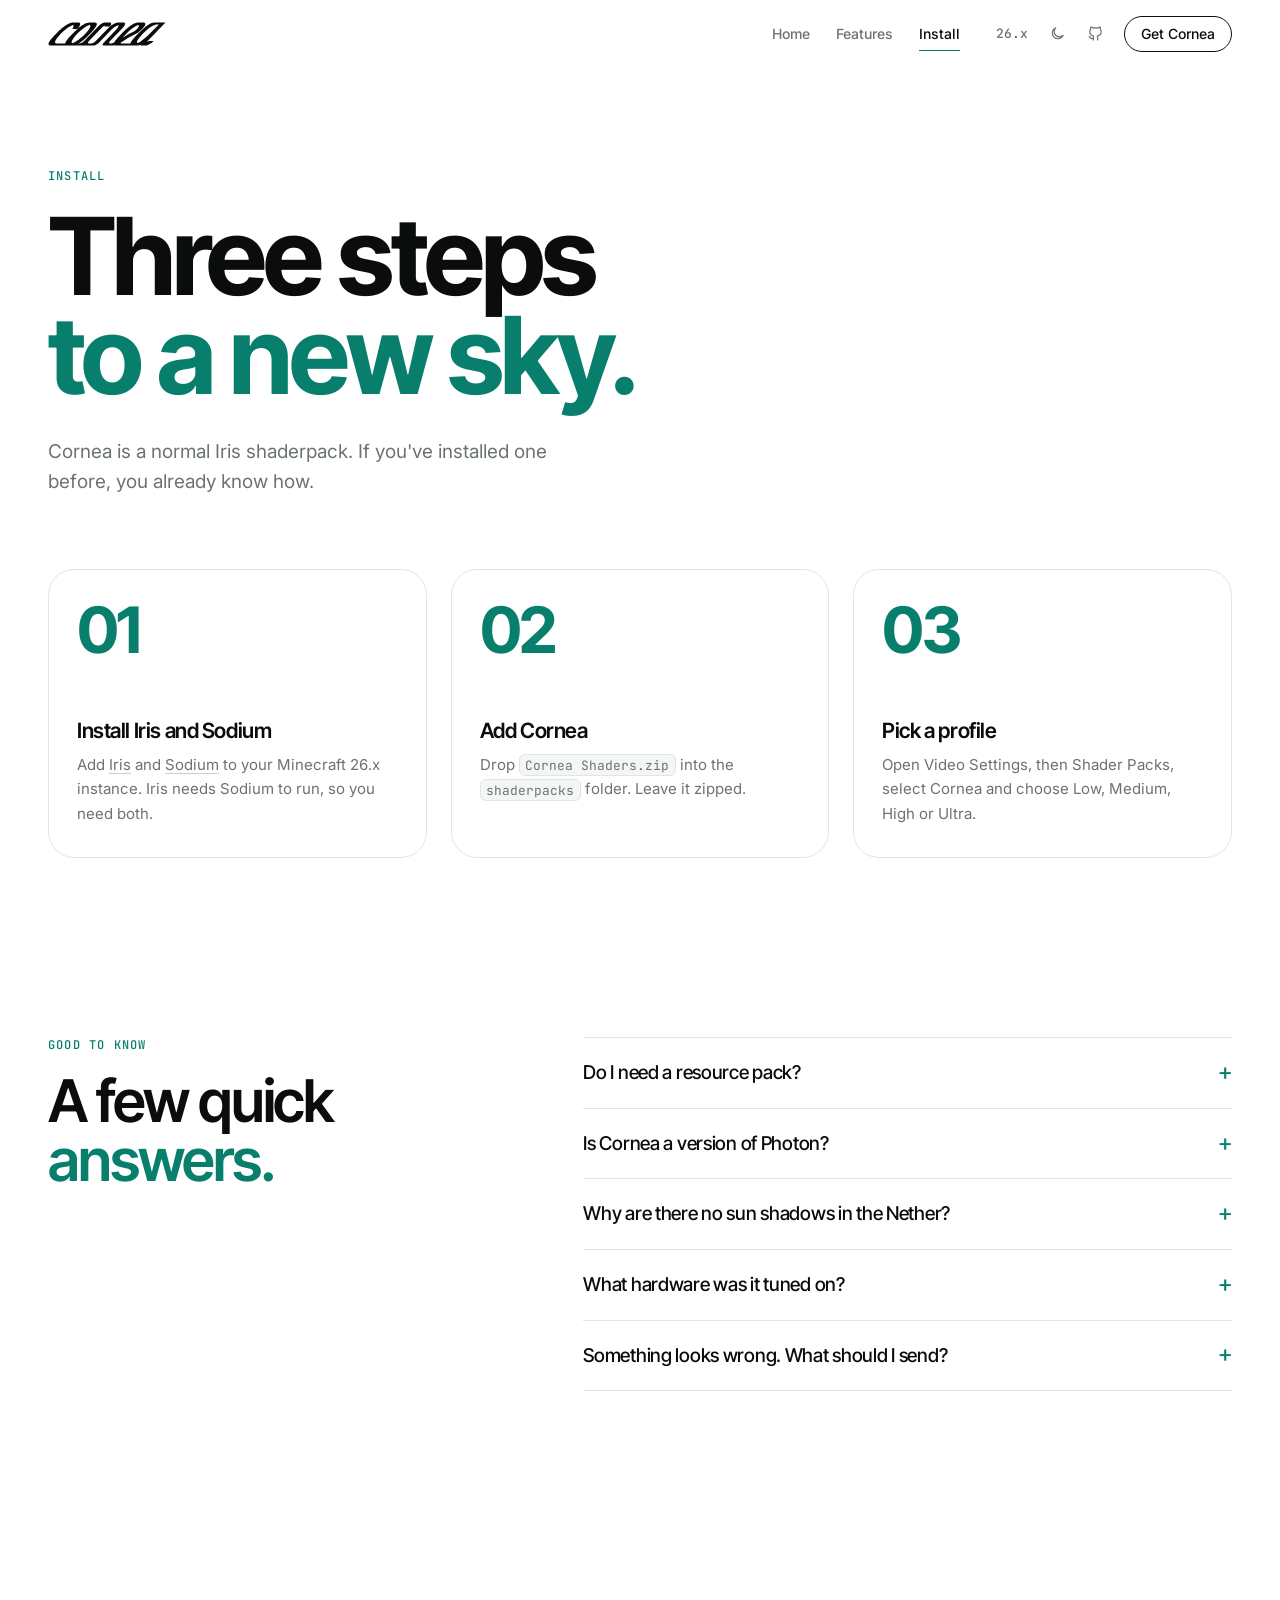
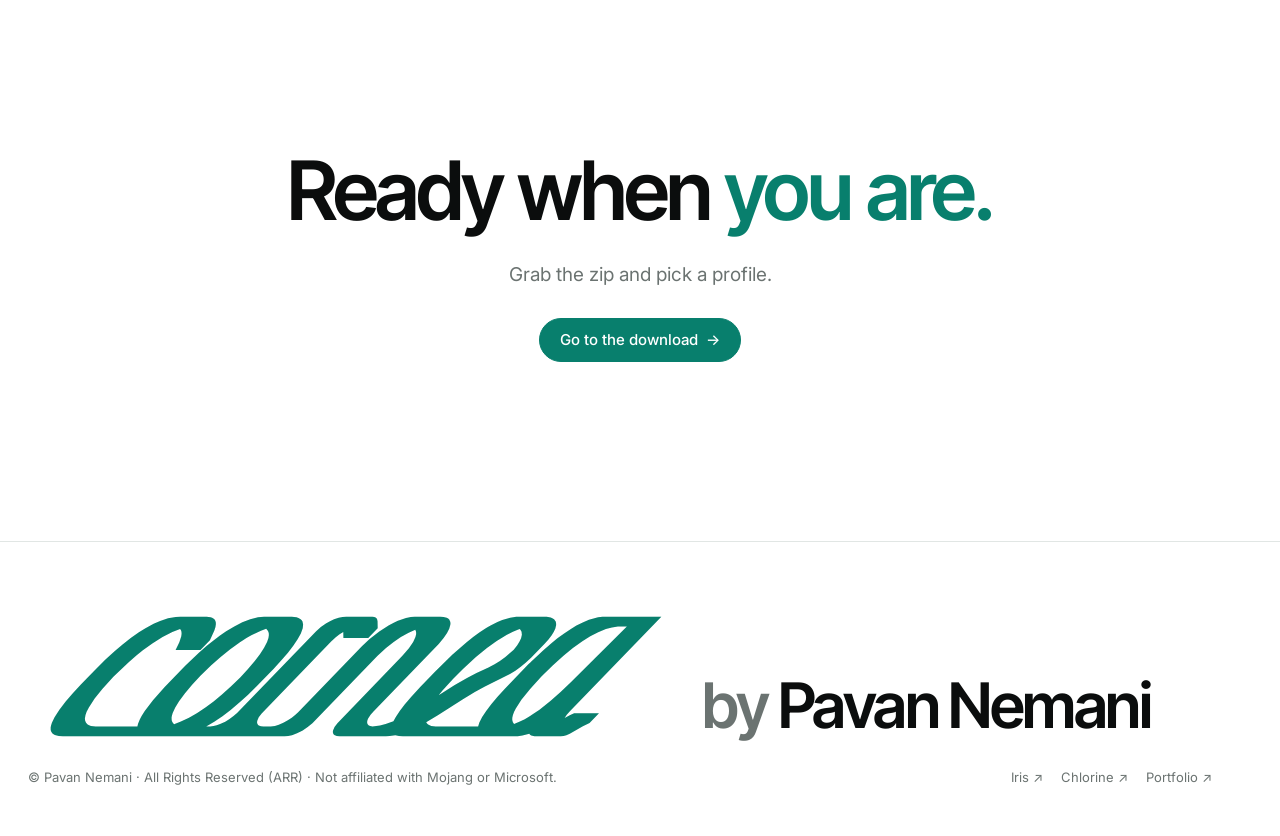
<file: install.html>
<!doctype html>
<html lang="en">
<head>
<meta charset="utf-8">
<meta name="viewport" content="width=device-width, initial-scale=1, viewport-fit=cover">
<title>Install · Cornea Shaders</title>
<meta name="description" content="Cornea is an Iris shaderpack for Minecraft 26.x with volumetric clouds, coloured light and soft shadows, tuned to run well on mid-range graphics cards.">
<meta name="theme-color" content="#ffffff" media="(prefers-color-scheme: light)">
<meta name="theme-color" content="#0a0c0c" media="(prefers-color-scheme: dark)">
<link rel="icon" href="favicon.svg" type="image/svg+xml">
<link rel="apple-touch-icon" href="apple-touch-icon.png">
<meta property="og:type" content="website">
<meta property="og:site_name" content="Cornea">
<meta property="og:title" content="Install · Cornea Shaders">
<meta property="og:description" content="Volumetric clouds, coloured light and soft shadows for Minecraft 26.x, tuned to run well on mid-range graphics cards.">
<meta property="og:url" content="https://ophidianp.github.io/cornea/install.html">
<meta property="og:image" content="https://ophidianp.github.io/cornea/og.png">
<meta property="og:image:width" content="1200">
<meta property="og:image:height" content="630">
<meta name="twitter:card" content="summary_large_image">
<script>try{var t=localStorage.getItem("cornea-theme");if(t)document.documentElement.dataset.theme=t;if(!sessionStorage.getItem("cornea-pre")&&!matchMedia("(prefers-reduced-motion: reduce)").matches){document.documentElement.classList.add("preload");sessionStorage.setItem("cornea-pre","1")}}catch(e){}</script>
<link rel="preconnect" href="https://fonts.googleapis.com">
<link rel="preconnect" href="https://fonts.gstatic.com" crossorigin>
<link rel="stylesheet" href="https://fonts.googleapis.com/css2?family=Inter:wght@400;500;600&amp;family=Inter+Tight:wght@500;600;700&amp;family=JetBrains+Mono:wght@400;500&amp;display=swap">
<link rel="stylesheet" href="site.css?v=8">
<script src="site.js?v=1" defer></script>
</head>
<body>
<div class="pre" aria-hidden="true"><div class="pre-in">
  <span class="lgs " aria-hidden="true"><i class="base"></i><i class="fillp"></i></span>
  <p>Light the world.<br>Keep your frames.</p>
</div></div>

<header class="hdr" id="hdr">
  <div class="wrap">
    <a class="lgs logo" href="index.html" aria-label="Cornea, home"><i class="base"></i><i class="fillp"></i></a>
    <nav class="nav" aria-label="Main">
      <a href="index.html">Home</a>
      <a href="features.html">Features</a>
      <a href="install.html" class="on" aria-current="page">Install</a>
    </nav>
    <div class="tools">
      <span class="kbd">26.x</span>
      <button class="ib" id="theme" type="button" aria-label="Switch light or dark mode"><svg class="moon" viewBox="0 0 24 24" fill="none" stroke="currentColor" stroke-width="1.7" stroke-linecap="round" stroke-linejoin="round" aria-hidden="true"><path d="M20 14.5A8 8 0 1 1 9.5 4a6.5 6.5 0 0 0 10.5 10.5z"/></svg><svg class="sun" viewBox="0 0 24 24" fill="none" stroke="currentColor" stroke-width="1.7" stroke-linecap="round" aria-hidden="true"><circle cx="12" cy="12" r="4"/><path d="M12 2v2M12 20v2M4.9 4.9l1.4 1.4M17.7 17.7l1.4 1.4M2 12h2M20 12h2M4.9 19.1l1.4-1.4M17.7 6.3l1.4-1.4"/></svg></button>
      <a class="ib gh" href="https://github.com/ophidianp/cornea" aria-label="Cornea on GitHub"><svg viewBox="0 0 24 24" fill="none" stroke="currentColor" stroke-width="1.7" stroke-linecap="round" stroke-linejoin="round" aria-hidden="true"><path d="M9 19c-4 1.3-4-2-6-2.5m12 4.5v-3.5c0-1 .1-1.4-.5-2 2.8-.3 5.5-1.4 5.5-6a4.6 4.6 0 0 0-1.3-3.2 4.2 4.2 0 0 0-.1-3.2s-1.1-.3-3.5 1.3a12 12 0 0 0-6.2 0C6.5 2.8 5.4 3.1 5.4 3.1a4.2 4.2 0 0 0-.1 3.2A4.6 4.6 0 0 0 4 9.5c0 4.6 2.7 5.7 5.5 6-.6.6-.6 1.2-.5 2V21"/></svg></a>
      <a class="pill sm get" href="download.html">Get Cornea</a>
      <button class="ib menu-btn" id="menu-btn" type="button" aria-label="Menu" aria-expanded="false" aria-controls="menu"><svg viewBox="0 0 24 24" fill="none" stroke="currentColor" stroke-width="1.7" stroke-linecap="round" aria-hidden="true"><path d="M4 8h16M4 16h16"/></svg></button>
    </div>
  </div>
  <nav class="menu" id="menu" aria-label="Menu" hidden>
    <a href="index.html">Home</a>
    <a href="features.html">Features</a>
    <a href="install.html" aria-current="page">Install</a>
    <a class="pill acc" href="download.html">Get Cornea <span class="ar">→</span></a>
  </nav>
</header>

<main>
<section class="hero">
<div class="wrap">
<div class="eyebrow in">Install</div>
<h1 class="in d1">Three steps <em>to a new sky.</em></h1>
<p class="lede in d2">Cornea is a normal Iris shaderpack. If you've installed one before, you already know how.</p>
</div>
</section>
<section class="blk tight" id="install">
<div class="wrap">
<ol class="nsteps">
<li class="card txt rv"><h3>Install Iris and Sodium</h3><p>Add <a href="https://modrinth.com/mod/iris">Iris</a> and <a href="https://modrinth.com/mod/sodium">Sodium</a> to your Minecraft 26.x instance. Iris needs Sodium to run, so you need both.</p></li>
<li class="card txt rv d1"><h3>Add Cornea</h3><p>Drop <code>Cornea Shaders.zip</code> into the <code>shaderpacks</code> folder. Leave it zipped.</p></li>
<li class="card txt rv d2"><h3>Pick a profile</h3><p>Open Video Settings, then Shader Packs, select Cornea and choose Low, Medium, High or Ultra.</p></li>
</ol>
</div>
</section>
<section class="blk">
<div class="wrap split">
<div class="split-head"><div class="blk-head">
<div><div class="eyebrow rv">Good to know</div><h2 class="rv d1" id="faq-title">A few quick <em>answers.</em></h2></div>
</div>
</div>
<div class="split-body">
<div class="faq">
<details><summary>Do I need a resource pack?</summary><p>No. Shine, surface detail and glowing ores are built in and work with the default textures.</p></details>
<details><summary>Is Cornea a version of Photon?</summary><p>No. Cornea is a separate pack that aims for a similar warm, soft look. Photon is made by SixthSurge, and its screenshots here are only for comparison.</p></details>
<details><summary>Why are there no sun shadows in the Nether?</summary><p>The Nether has no sun or moon, so there's nothing to cast them. Lava, fire and glowstone still light the world in colour, and nearby blocks still block that light.</p></details>
<details><summary>What hardware was it tuned on?</summary><p>A Ryzen 5 5500 with a 4 GB RX 6500 XT and 16 GB of memory. If you have a slower card, start with the Medium profile and turn up what you miss.</p></details>
<details><summary>Something looks wrong. What should I send?</summary><p>A screenshot, the profile you're using, and the Iris error log if the pack fails to load. That's usually enough to find the cause.</p></details>
</div>
</div>
</div>
</section>
<section class="blk close-blk">
<div class="wrap close">
<h2 class="rv d1">Ready when <em>you are.</em></h2>
<p class="lede rv d2">Grab the zip and pick a profile.</p>
<div class="cta rv d2"><a class="pill acc" href="download.html">Go to the download <span class="ar">→</span></a></div>
</div>
</section>
</main>

<footer>
  <div class="wrap foot-logo"><span class="lgs " role="img" aria-label="Cornea"><i class="base"></i><i class="fillp"></i></span><p class="foot-by">by <a href="https://ophidianp.github.io/">Pavan Nemani</a></p></div>
  <div class="wrap fine"><span>&copy; Pavan Nemani · All Rights Reserved (ARR) · Not affiliated with Mojang or Microsoft.</span><span class="links"><a href="https://modrinth.com/mod/iris">Iris ↗</a> <a href="https://ophidianp.github.io/chlorine">Chlorine ↗</a> <a href="https://ophidianp.github.io/">Portfolio ↗</a></span></div>
</footer>
</body>
</html>
</file>
<file: site.css>
/* Cornea website, in the Mouse 33 design (ophidianp.github.io/mouse33): a fixed header that turns
   solid on scroll and never hides, an oversized hero, scroll reveals, a pinned feature stage, spec
   grids, cards that lift on hover, pill buttons and mono eyebrows. Light + dark, Cornea's teal
   accent (#3fe0c5; a deeper teal in light mode so text stays readable on white). Fonts: Inter Tight
   (headlines), Inter (text), JetBrains Mono (labels), loaded in each page's head. Behaviour: site.js. */

:root {
  --bg: #ffffff; --bg-2: #f3f6f5; --bg-3: #e8edeb; --line: #e1e6e4; --ink: #0b0d0d; --mute: #6b7371; --faint: #aab2b0;
  --acc: #087f6d; --acc-ink: #06695a; --acc-soft: #e5f5f1; --acc-line: #bde5db; --on-acc: #ffffff;
  --hdr: rgba(255, 255, 255, .78); --tag: rgba(255, 255, 255, .92); --shadow: 0 30px 60px -30px rgba(6, 70, 60, .28);
  --f-ui: "Inter", -apple-system, "Helvetica Neue", Helvetica, Arial, sans-serif;
  --f-disp: "Inter Tight", "Inter", -apple-system, "Helvetica Neue", Arial, sans-serif;
  --f-mono: "JetBrains Mono", ui-monospace, "SF Mono", Consolas, monospace;
  --wrap: 1240px; --r: 20px; --ease: cubic-bezier(.2, .7, .1, 1); --hh: 68px;
  color-scheme: light;
}
@media (prefers-color-scheme: dark) { :root:not([data-theme="light"]) {
  --bg: #0a0c0c; --bg-2: #111615; --bg-3: #19201e; --line: #212927; --ink: #f0f3f2; --mute: #8b9592; --faint: #48514e;
  --acc: #3fe0c5; --acc-ink: #7debd8; --acc-soft: #0d2924; --acc-line: #1e5a4f; --on-acc: #04120f;
  --hdr: rgba(10, 12, 12, .72); --tag: rgba(17, 22, 21, .92); --shadow: 0 30px 60px -30px rgba(0, 0, 0, .7); color-scheme: dark } }
:root[data-theme="dark"] {
  --bg: #0a0c0c; --bg-2: #111615; --bg-3: #19201e; --line: #212927; --ink: #f0f3f2; --mute: #8b9592; --faint: #48514e;
  --acc: #3fe0c5; --acc-ink: #7debd8; --acc-soft: #0d2924; --acc-line: #1e5a4f; --on-acc: #04120f;
  --hdr: rgba(10, 12, 12, .72); --tag: rgba(17, 22, 21, .92); --shadow: 0 30px 60px -30px rgba(0, 0, 0, .7); color-scheme: dark }

* { box-sizing: border-box; }
html { scroll-behavior: smooth; scroll-padding-top: calc(var(--hh) + 24px); -webkit-text-size-adjust: 100%; }
body { margin: 0; background: var(--bg); color: var(--ink); font-family: var(--f-ui); font-size: 16px; line-height: 1.65; -webkit-font-smoothing: antialiased; overflow-x: clip; transition: background .5s var(--ease), color .5s var(--ease); }
a { color: inherit; text-decoration: none; }
p a, li a, .fine a { text-decoration: underline; text-decoration-color: color-mix(in srgb, currentColor 35%, transparent); text-underline-offset: 3px; transition: color .2s, text-decoration-color .2s; }
p a:hover, li a:hover { color: var(--acc); text-decoration-color: currentColor; }
button { font: inherit; color: inherit; }
img { max-width: 100%; height: auto; }
::selection { background: var(--acc); color: var(--on-acc); }
:focus-visible { outline: 2px solid var(--acc); outline-offset: 3px; border-radius: 8px; }
code { padding: .12em .45em; border: 1px solid var(--line); border-radius: 6px; background: var(--bg-2); font: .86em var(--f-mono); }
[hidden] { display: none !important; }
.wrap { max-width: var(--wrap); margin: 0 auto; padding-left: max(28px, env(safe-area-inset-left, 0px)); padding-right: max(28px, env(safe-area-inset-right, 0px)); }

/* ---------- header: fixed, solid once you scroll, never hides ---------- */
body::before { content: ""; position: fixed; inset: 0 0 auto; height: env(safe-area-inset-top, 0px); z-index: 31; background: var(--hdr); }
.hdr { position: fixed; top: env(safe-area-inset-top, 0px); left: 0; right: 0; z-index: 30; height: var(--hh); border-bottom: 1px solid transparent; view-transition-name: hdr; transition: background .35s var(--ease), border-color .35s var(--ease); }
.hdr.open { background: var(--bg) !important; }
.hdr.solid { background: var(--hdr); backdrop-filter: saturate(1.5) blur(16px); -webkit-backdrop-filter: saturate(1.5) blur(16px); border-bottom-color: var(--line); }
.hdr > .wrap { height: 100%; display: flex; align-items: center; gap: 28px; }

/* logo: the one-piece "cornea" wordmark (brand/logo.svg as a mask); teal sweeps across it on hover */
.lgs { position: relative; display: block; aspect-ratio: 138.79 / 28.2; }
.lgs i { position: absolute; inset: 0; background: currentColor; -webkit-mask: url(brand/logo.svg) center / 100% 100% no-repeat; mask: url(brand/logo.svg) center / 100% 100% no-repeat; }
.lgs .fillp { color: var(--acc); }
.logo { width: auto; height: 24px; flex: none; }
.logo .base { color: var(--ink); }
.logo .fillp { clip-path: inset(0 100% 0 0); transition: clip-path .7s var(--ease); }
.logo:hover .fillp, .logo:focus-visible .fillp { clip-path: inset(0 0 0 0); }
@keyframes wipe { from { clip-path: inset(0 100% 0 0); } to { clip-path: inset(0 0 0 0); } }
@keyframes pre-up { from { opacity: 0; transform: translateY(6px); } }

/* first-visit preloader: the logo fills in, then the page fades up */
.pre { position: fixed; inset: 0; z-index: 100; background: var(--bg); display: none; place-items: center; transition: opacity .55s var(--ease), visibility .55s; }
html.preload .pre { display: grid; }
html.pre-done .pre { opacity: 0; visibility: hidden; }
.pre-in { display: grid; justify-items: center; gap: 16px; }
.pre .lgs { width: 190px; }
.pre .base { color: var(--bg-3); }
.pre .fillp { animation: wipe 1.05s .1s var(--ease) both; }
.pre p { margin: 0; font-size: 13px; line-height: 1.4; color: var(--mute); text-align: center; animation: pre-up .6s .25s var(--ease) both; }

.nav { display: flex; gap: 26px; margin-left: auto; }
.nav a { font-size: 14px; font-weight: 500; color: var(--mute); padding: 6px 0; position: relative; transition: color .2s; }
.nav a::after { content: ""; position: absolute; left: 0; right: 0; bottom: 0; height: 1.5px; background: var(--acc); transform: scaleX(0); transform-origin: left; transition: transform .35s var(--ease); }
.nav a:hover, .nav a.on { color: var(--ink); }
.nav a:hover::after, .nav a.on::after { transform: scaleX(1); }
.tools { display: flex; align-items: center; gap: 4px; }
.ib { width: 34px; height: 34px; border-radius: 999px; display: grid; place-items: center; color: var(--mute); background: transparent; border: 0; cursor: pointer; transition: color .2s, background .2s; }
.ib:hover { color: var(--ink); background: var(--bg-2); }
.ib svg { width: 17px; height: 17px; }
.ib .sun { display: none; }
:root[data-theme="dark"] .ib .sun { display: block; } :root[data-theme="dark"] .ib .moon { display: none; }
@media (prefers-color-scheme: dark) { :root:not([data-theme="light"]) .ib .sun { display: block; } :root:not([data-theme="light"]) .ib .moon { display: none; } }
.kbd { font: 500 13px var(--f-mono); color: var(--mute); padding: 0 8px; }
.tools .get { margin-left: 8px; }
.menu-btn { display: none; }
.menu { display: flex; flex-direction: column; padding: 8px max(28px, env(safe-area-inset-left, 0px)) 22px; background: var(--bg); border-bottom: 1px solid var(--line); box-shadow: var(--shadow); max-height: calc(100vh - var(--hh)); overflow-y: auto; }
.menu a:not(.pill) { padding: 12px 0; border-bottom: 1px solid var(--line); font: 600 22px/1.2 var(--f-disp); letter-spacing: -.02em; color: var(--mute); }
.menu a[aria-current="page"] { color: var(--ink); }
.menu .pill { align-self: flex-start; margin-top: 18px; }
@media (min-width: 881px) { .menu { display: none !important; } }
@media (max-width: 880px) { .nav, .kbd { display: none; } .tools { margin-left: auto; } .menu-btn { display: grid; } }
@media (max-width: 480px) { .tools .get, .tools .gh { display: none; } }

/* pills */
.pill { height: 44px; padding: 0 20px; border-radius: 999px; border: 1px solid var(--ink); font-size: 15px; font-weight: 500; display: inline-flex; align-items: center; gap: 8px; background: transparent; color: var(--ink); cursor: pointer; white-space: nowrap; text-decoration: none; transition: background .25s var(--ease), color .25s var(--ease), border-color .25s, transform .25s var(--ease); }
.pill:hover { background: var(--ink); color: var(--bg); }
.pill:active { transform: scale(.97); }
.pill.sm { height: 36px; padding: 0 16px; font-size: 14px; }
.pill.acc { background: var(--acc); border-color: var(--acc); color: var(--on-acc); }
.pill.acc:hover { background: var(--acc-ink); border-color: var(--acc-ink); }
.pill .ar { transition: transform .3s var(--ease); } .pill:hover .ar { transform: translateX(3px); }
.pill:hover .ar:is(:empty) { transform: none; }

/* picture frames */
.ph { position: relative; border-radius: var(--r); overflow: hidden; max-width: 100%; margin: 0; background: var(--bg-2); transition: background .5s var(--ease); }
.ph img { position: absolute; inset: 0; width: 100%; height: 100%; object-fit: cover; transition: opacity .5s var(--ease), transform 1s var(--ease); }
.ph:hover img { transform: scale(1.025); }
.ph .tag { position: absolute; left: 0; bottom: 0; z-index: 2; margin: 14px; font: 11px/1.4 var(--f-mono); color: var(--mute); background: var(--tag); border: 1px solid var(--line); border-radius: 7px; padding: 4px 9px; }

/* type */
.eyebrow { font: 500 12px/1.4 var(--f-mono); letter-spacing: .1em; text-transform: uppercase; color: var(--acc); }
.eyebrow b { color: var(--ink); font-weight: 500; }
h1, h2, h3 { font-family: var(--f-disp); font-weight: 600; letter-spacing: -.035em; text-wrap: balance; margin: 0; }
h1 { font-size: clamp(48px, 8.4vw, 128px); line-height: .92; font-weight: 700; }
h2 { font-size: clamp(34px, 4.6vw, 64px); line-height: 1; }
h3 { font-size: 21px; line-height: 1.25; letter-spacing: -.02em; }
h1 em, h2 em { font-style: normal; color: var(--acc); }
p { margin: 0 0 16px; }
.lede { font-size: 19px; line-height: 1.6; color: var(--mute); max-width: 46ch; margin: 0; }
.fine { margin: 0; font: 12.5px/1.6 var(--f-mono); color: var(--mute); }

/* reveal: visible at rest, scroll-driven polish where supported */
.rv { transform: none; opacity: 1; }
@supports (animation-timeline: view()) {
  @media (prefers-reduced-motion: no-preference) {
    .rv { animation: rise linear both; animation-timeline: view(); animation-range: entry 0% entry 55%; }
    .rv.d1 { animation-range: entry 6% entry 62%; } .rv.d2 { animation-range: entry 12% entry 70%; }
    .zoom { animation: zoomin linear both; animation-timeline: view(); animation-range: entry 0% cover 45%; }
    .par { animation: drift linear both; animation-timeline: view(); animation-range: cover 0% cover 100%; }
  }
}
@keyframes rise { from { opacity: .35; transform: translateY(48px); } to { opacity: 1; transform: none; } }
@keyframes zoomin { from { transform: scale(.9); border-radius: 44px; } to { transform: scale(1); border-radius: var(--r); } }
@keyframes drift { from { transform: translateY(-3%); } to { transform: translateY(3%); } }
@keyframes intro { from { opacity: 0; transform: translateY(28px); } to { opacity: 1; transform: none; } }
@media (prefers-reduced-motion: no-preference) {
  .in { animation: intro 1s var(--ease) both; } .in.d1 { animation-delay: .08s; } .in.d2 { animation-delay: .18s; } .in.d3 { animation-delay: .3s; }
  html.preload .in { animation-delay: 1.2s; } html.preload .in.d1 { animation-delay: 1.28s; } html.preload .in.d2 { animation-delay: 1.38s; } html.preload .in.d3 { animation-delay: 1.5s; }
}

/* hero */
.hero { padding-block: 168px 0; }
.hero h1 { margin-top: 22px; }
.hero:not(.duo) h1 { max-width: 12ch; }
.hero:not(.duo) .lede { margin-top: 32px; }
.hero:not(.duo) .cta { margin-top: 32px; }
.hero-grid { display: grid; grid-template-columns: minmax(0, 1.35fr) minmax(0, 1fr); gap: 64px; align-items: end; }
.hero-side { display: flex; flex-direction: column; gap: 28px; align-items: flex-start; min-width: 0; }
.hero .fine { margin-top: 18px; }
.hero-side .fine { margin-top: -10px; }
@media (max-width: 900px) { .hero-grid { grid-template-columns: 1fr; gap: 32px; } }
.cta { display: flex; gap: 12px; flex-wrap: wrap; }
.stage { display: block; margin-top: 96px; aspect-ratio: 16 / 8; min-height: 300px; box-shadow: var(--shadow); }
.stage img { top: -4%; height: 108%; }
.stage:hover img { transform: none; }
@media (max-width: 720px) { .stage { aspect-ratio: 4 / 3; margin-top: 64px; min-height: 0; } }

/* marquee */
.marq { margin-top: 140px; border-block: 1px solid var(--line); overflow: hidden; padding-block: 22px; }
.marq .track { display: flex; gap: 56px; width: max-content; animation: slide 46s linear infinite; }
.marq span { font: 500 clamp(22px, 2.6vw, 34px) var(--f-disp); letter-spacing: -.02em; white-space: nowrap; color: var(--faint); display: flex; align-items: center; gap: 56px; }
.marq span::after { content: ""; width: 8px; height: 8px; border-radius: 50%; background: var(--acc); }
@keyframes slide { to { transform: translateX(-50%); } }
@media (prefers-reduced-motion: reduce) { .marq .track { animation: none; } }

/* blocks */
section.blk { padding-block: clamp(120px, 14vw, 200px); }
section.blk.tight { padding-top: 72px; }
section.blk.alt { background: var(--bg-2); transition: background .5s var(--ease); }
section.blk + section.blk:not(.alt):not(.tight) { padding-top: 0; }
section.blk.alt + section.blk { padding-top: clamp(120px, 14vw, 200px); }
.blk-head { display: flex; justify-content: space-between; align-items: flex-end; gap: 32px; margin-bottom: 64px; flex-wrap: wrap; }
.blk-head > div { min-width: 0; display: flex; flex-direction: column; gap: 18px; }
.blk-head .lede { max-width: 40ch; }
.split { display: grid; grid-template-columns: minmax(0, 5fr) minmax(0, 7fr); gap: 72px; align-items: start; }
.split-head { position: sticky; top: calc(var(--hh) + 48px); }
.split-head .blk-head { flex-direction: column; align-items: flex-start; margin-bottom: 0; }
.split-body { min-width: 0; }
@media (max-width: 900px) { .split { grid-template-columns: minmax(0, 1fr); gap: 40px; } .split-head { position: static; } }

/* pinned feature stage */
.tear { height: calc(var(--n, 3) * 100vh + 40vh); position: relative; }
.tear .pin { position: sticky; top: calc(env(safe-area-inset-top, 0px) + var(--hh)); height: calc(100vh - var(--hh) - env(safe-area-inset-top, 0px)); min-height: 560px; display: flex; align-items: center; }
.tear .grid { display: grid; grid-template-columns: minmax(0, 5fr) minmax(0, 7fr); gap: 72px; align-items: center; width: 100%; }
.steps { list-style: none; padding: 0; margin: 36px 0 0; display: flex; flex-direction: column; }
.steps li { padding: 20px 0; border-top: 1px solid var(--line); cursor: pointer; transition: opacity .4s var(--ease); }
.steps li:last-child { border-bottom: 1px solid var(--line); }
.steps li .t { display: flex; justify-content: space-between; gap: 16px; font: 500 20px/1.3 var(--f-disp); letter-spacing: -.02em; }
.steps li .t small { font: 400 12px var(--f-mono); color: var(--mute); letter-spacing: 0; white-space: nowrap; }
.steps li .eyebrow { display: none; }
.steps li p { margin: 0; max-height: 0; overflow: hidden; color: var(--mute); font-size: 15px; transition: max-height .6s var(--ease), margin .6s var(--ease); }
.steps li:not(.on) { opacity: .42; }
.steps li.on p { max-height: 160px; margin-top: 8px; }
.steps li.on .t small { color: var(--acc); }
.bar { height: 2px; background: var(--line); border-radius: 2px; margin-top: 28px; overflow: hidden; }
.bar i { display: block; height: 100%; width: 0; background: var(--acc); transition: width .15s linear; }
.tstage { aspect-ratio: 4 / 3; box-shadow: var(--shadow); }
.tstage .layer { opacity: 0; transform: scale(1.04); }
.tstage .layer.on { opacity: 1; transform: none; }
.tstage:hover .layer.on { transform: none; }
.tstage .lbl { position: absolute; top: 5%; left: 5%; z-index: 2; font: 12px var(--f-mono); color: var(--acc-ink); background: var(--tag); border: 1px solid var(--acc-line); border-radius: 999px; padding: 4px 10px; }
:root:not([data-theme="dark"]) .tstage .lbl { color: var(--acc); }
@media (prefers-color-scheme: dark) { :root:not([data-theme="light"]) .tstage .lbl { color: var(--acc-ink); } }
@media (max-width: 900px) {
  .tear { height: auto; } .tear .pin { position: static; height: auto; min-height: 0; padding-block: 120px; }
  .tear .grid { grid-template-columns: 1fr; gap: 40px; } .steps li { opacity: 1 !important; cursor: default; } .steps li p { max-height: none; margin-top: 8px; }
  .tstage { display: none; }
  .steps li .eyebrow { display: block; margin-top: 4px; }
}

/* cards */
.cards { display: grid; grid-template-columns: repeat(3, minmax(0, 1fr)); gap: 24px; }
@media (max-width: 960px) { .cards { grid-template-columns: 1fr; } }
.card { position: relative; border: 1px solid var(--line); border-radius: 26px; padding: 12px; display: flex; flex-direction: column; gap: 18px; background: var(--bg); transition: border-color .35s var(--ease), transform .45s var(--ease), box-shadow .45s var(--ease), background .5s var(--ease); }
.card:hover { border-color: var(--acc-line); transform: translateY(-6px); box-shadow: var(--shadow); }
.card.still:hover { transform: none; box-shadow: none; border-color: var(--line); }
.card .ph { aspect-ratio: 4 / 3; border-radius: 16px; }
.card .body { padding: 6px 12px 14px; display: flex; flex-direction: column; gap: 8px; flex: 1; }
.card.txt .body { padding: 18px 16px 18px; }
.card .eyebrow { font-size: 11.5px; }
.card p { margin: 0; color: var(--mute); font-size: 15px; }
.card p + p { margin-top: 8px; }
.card strong { color: var(--ink); font-weight: 600; }
.more { margin-top: auto; padding-top: 10px; font-size: 14px; font-weight: 500; color: var(--acc); display: inline-flex; gap: 6px; align-items: center; }
.more .ar { transition: transform .3s var(--ease); } .card:hover .more .ar { transform: translateX(4px); }
.card.link .more::after { content: ""; position: absolute; inset: 0; border-radius: inherit; }
.tags { display: flex; flex-wrap: wrap; gap: 6px; margin: 12px 0 0; padding: 0; list-style: none; }
.tags li { padding: 4px 11px; border: 1px solid var(--line); border-radius: 999px; color: var(--mute); font: 12px var(--f-mono); }
.tags li.on { border-color: var(--acc-line); background: var(--acc-soft); color: var(--acc); }
:root[data-theme="dark"] .tags li.on { color: var(--acc-ink); }
.tags li.off { text-decoration: line-through; color: var(--faint); }

/* spec grid */
.specgrid { display: grid; grid-template-columns: repeat(3, minmax(0, 1fr)); gap: 0; border-top: 1px solid var(--line); margin: 0; }
.specgrid div { padding: 28px 24px 28px 0; border-bottom: 1px solid var(--line); }
.specgrid dt { font: 12px/1.4 var(--f-mono); letter-spacing: .08em; text-transform: uppercase; color: var(--mute); }
.specgrid dd { margin: 8px 0 0; font: 600 clamp(20px, 2vw, 26px)/1.2 var(--f-disp); letter-spacing: -.02em; }
@media (max-width: 720px) { .specgrid { grid-template-columns: repeat(2, minmax(0, 1fr)); } .specgrid div { padding-right: 16px; } }

/* ruled rows */
.rows { border-top: 1px solid var(--line); }
.row { display: grid; grid-template-columns: 130px minmax(0, 1fr); gap: 24px; padding: 26px 0; border-bottom: 1px solid var(--line); }
.row > .eyebrow { padding-top: 4px; }
.row h3 { margin-bottom: 6px; font-size: 20px; }
.row p { margin: 0; color: var(--mute); font-size: 15px; }
@media (max-width: 600px) { .row { grid-template-columns: minmax(0, 1fr); gap: 8px; } }

/* numbered steps (Install) */
.nsteps { display: grid; grid-template-columns: repeat(3, minmax(0, 1fr)); gap: 24px; margin: 0; padding: 0; list-style: none; counter-reset: step; }
.nsteps li { counter-increment: step; padding: 28px 28px 30px; gap: 0; }
.nsteps li::before { content: counter(step, decimal-leading-zero); display: block; margin-bottom: 56px; font: 700 clamp(44px, 5vw, 64px)/1 var(--f-disp); letter-spacing: -.04em; color: var(--acc); }
.nsteps li h3 { margin-bottom: 8px; }
.nsteps li p { margin: 0; color: var(--mute); font-size: 15px; }
@media (max-width: 960px) { .nsteps { grid-template-columns: 1fr; } .nsteps li::before { margin-bottom: 24px; } }

/* FAQ */
.faq { border-top: 1px solid var(--line); }
.faq details { border-bottom: 1px solid var(--line); }
.faq summary { display: flex; justify-content: space-between; align-items: center; gap: 16px; padding: 22px 0; font: 500 19px/1.35 var(--f-disp); letter-spacing: -.015em; list-style: none; cursor: pointer; transition: color .2s; }
.faq summary:hover { color: var(--acc); }
.faq summary::-webkit-details-marker { display: none; }
.faq summary::after { content: "+"; flex: none; color: var(--acc); font: 400 24px/1 var(--f-mono); transition: transform .35s var(--ease); }
.faq details[open]:not(.closing) summary::after { transform: rotate(45deg); }
.faq details > :not(summary) { max-width: 62ch; margin: 0; padding-bottom: 22px; overflow: hidden; color: var(--mute); }

/* Features: Cornea and Photon side by side */
.pairs { display: grid; grid-template-columns: repeat(2, minmax(0, 1fr)); gap: 24px; }
.pair { margin: 0; padding: 12px; border: 1px solid var(--line); border-radius: 26px; background: var(--bg); transition: border-color .35s var(--ease), transform .45s var(--ease), box-shadow .45s var(--ease), background .5s var(--ease); }
.pair:hover { border-color: var(--acc-line); transform: translateY(-6px); box-shadow: var(--shadow); }
.pair figcaption { margin: 6px 8px 12px; font: 600 18px/1.3 var(--f-disp); letter-spacing: -.02em; }
.pair figcaption span { color: var(--mute); font: 400 11.5px var(--f-mono); letter-spacing: .08em; text-transform: uppercase; }
.pair .shots { display: grid; grid-template-columns: 1fr 1fr; gap: 8px; }
.pair img { display: block; width: 100%; aspect-ratio: 16 / 9; object-fit: cover; border-radius: 14px; background: var(--bg-2); }
.pair small { display: block; margin: 8px 6px 2px; color: var(--mute); font: 11.5px var(--f-mono); }
.pair .shots > div:first-child small { color: var(--acc); }
@media (max-width: 960px) { .pairs { grid-template-columns: minmax(0, 1fr); } }

/* Download card */
.dl-card { display: grid; grid-template-columns: minmax(0, 1fr) minmax(0, 1fr); gap: 12px; padding: 12px; border: 1px solid var(--acc-line); border-radius: 30px; background: var(--acc-soft); box-shadow: var(--shadow); transition: background .5s var(--ease); }
.dl-text { display: flex; flex-direction: column; align-items: flex-start; gap: 22px; padding: clamp(24px, 4vw, 48px); }
.dl-text h2 { font-size: clamp(32px, 3.6vw, 52px); }
.dl-shot { min-height: 320px; }
@media (max-width: 900px) { .dl-card { grid-template-columns: minmax(0, 1fr); } .dl-shot { min-height: 0; aspect-ratio: 16 / 9; } }

/* chat log (Transparency page; filled in by chat.js) */
.chatlog { border: 1px solid var(--line); border-radius: 26px; background: var(--bg); overflow: hidden; box-shadow: var(--shadow); transition: background .5s var(--ease); }
.chatlog-head { display: flex; align-items: center; justify-content: space-between; gap: 12px; padding: 14px 18px; border-bottom: 1px solid var(--line); font-size: 14px; }
.chatlog-head b { display: block; font-family: var(--f-disp); font-weight: 600; font-size: 16px; letter-spacing: -.01em; }
.chatlog-head small { color: var(--mute); font: 12px var(--f-mono); }
#chat { height: min(70vh, 640px); overflow-y: auto; padding: 8px 20px 20px; font-size: 14.5px; overscroll-behavior: contain; }
#chat .day { margin: 18px 0 6px; color: var(--mute); font: 12px var(--f-mono); text-align: center; }
#chat .who { margin: 14px 0 3px; color: var(--mute); font: 500 12px var(--f-mono); }
#chat .who i { display: none; }
#chat .bubble { max-width: 88%; margin: 0 0 6px; padding: 9px 14px; border-radius: 18px; background: var(--bg-2); white-space: pre-wrap; overflow-wrap: anywhere; }
#chat .bubble.me { margin-left: auto; background: var(--acc-soft); }
#chat .who.me { text-align: right; }
#chat .bubble .tag { color: var(--mute); font-size: 12px; }
#chat .bubble a { color: var(--acc); }
#chat pre { margin: 8px 0 2px; padding: 10px 12px; border: 1px solid var(--line); border-radius: 10px; background: var(--bg); font: 12.5px/1.6 var(--f-mono); white-space: pre; overflow-x: auto; }
#chat pre code { padding: 0; border: 0; background: none; }
.chat-empty { color: var(--mute); }
.chatlog-foot { padding: 11px 18px; border-top: 1px solid var(--line); color: var(--mute); font: 12px var(--f-mono); }

/* closing band */
.close { text-align: center; display: flex; flex-direction: column; align-items: center; gap: 28px; }
.close h2 { font-size: clamp(40px, 6.4vw, 96px); max-width: 14ch; }
.close .cta { justify-content: center; }
section.close-blk { padding-top: clamp(120px, 14vw, 200px) !important; }

/* footer: the big logo fills in as you reach it */
footer { border-top: 1px solid var(--line); padding-block: 0 48px; font-size: 13px; color: var(--mute); }
footer .wrap { display: flex; justify-content: space-between; gap: 8px 16px; flex-wrap: wrap; }
.foot-logo { padding-block: 72px 28px; align-items: flex-end !important; justify-content: flex-start !important; gap: 10px 3cqw !important; container-type: inline-size; }
/* the byline sits on the logo's bottom edge at about half its height (the wordmark is 4.9:1) */
.foot-logo .lgs { width: min(640px, 52cqw); }
@container (max-width: 640px) { .foot-logo .lgs { width: 78cqw; } .foot-by { font-size: 8cqw !important; } }
.foot-logo .base { color: var(--bg-3); }
@supports (animation-timeline: view()) { @media (prefers-reduced-motion: no-preference) {
  .foot-logo .fillp { animation: wipe linear both; animation-timeline: view(); animation-range: entry 10% entry 100%; }
} }
.foot-by { margin: 0 0 .04em; white-space: nowrap; line-height: 1; font-family: var(--f-disp); font-size: min(65px, 5.3cqw); font-weight: 600; letter-spacing: -.04em; color: var(--mute); }
.foot-by a { color: var(--ink); text-decoration: none; background: linear-gradient(var(--acc), var(--acc)) 0 100% / 0 1.5px no-repeat; transition: background-size .4s var(--ease), color .3s; }
.foot-by a:hover { color: var(--acc); background-size: 100% 1.5px; }
footer .fine { font: 13px/1.6 var(--f-ui); }
footer .fine a { color: inherit; text-decoration: none; transition: color .2s; }
footer .fine a:hover { color: var(--ink); }
footer .fine .links { display: flex; gap: 18px; flex-wrap: wrap; }

@media (max-width: 600px) {
  body { font-size: 15px; }
  .wrap { padding-left: max(16px, env(safe-area-inset-left, 0px)); padding-right: max(16px, env(safe-area-inset-right, 0px)); }
  .menu { padding-inline: 16px; }
  .hdr > .wrap { gap: 12px; }
  .hero { padding-top: 132px; }
  .lede { font-size: 17px; }
  .blk-head { margin-bottom: 40px; }
  .card { border-radius: 22px; }
  .pair .shots { grid-template-columns: 1fr; }
  .pair figcaption span { display: block; margin-top: 2px; }
  #chat { padding-inline: 14px; }
  #chat .bubble { max-width: 94%; }
}

/* page swaps: a cross-fade between pages (and on the theme switch) where supported */
@view-transition { navigation: auto; }
::view-transition-old(root), ::view-transition-new(root) { animation-duration: .45s; animation-timing-function: cubic-bezier(.2, .7, .1, 1); }
@media (prefers-reduced-motion: reduce) { html { scroll-behavior: auto; } *, *::before, *::after { transition: none !important; animation: none !important; } }
</file>
